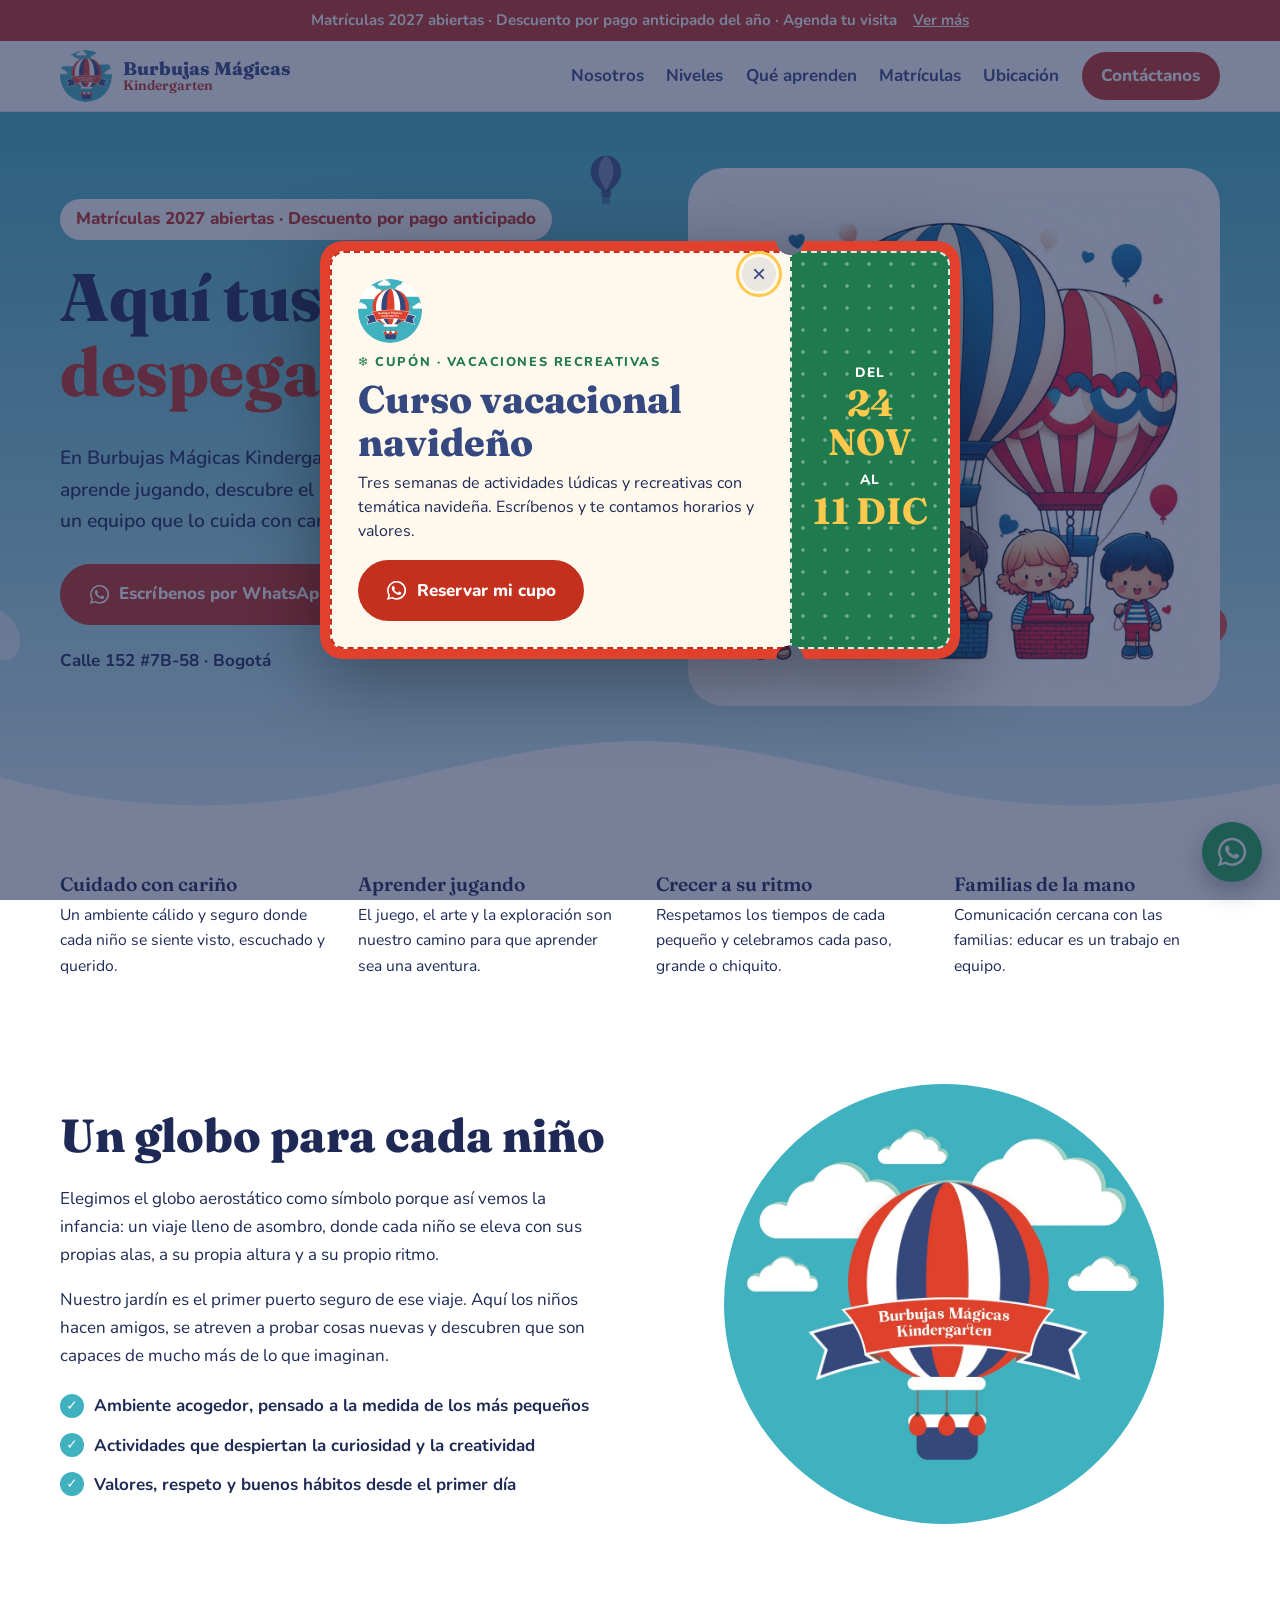
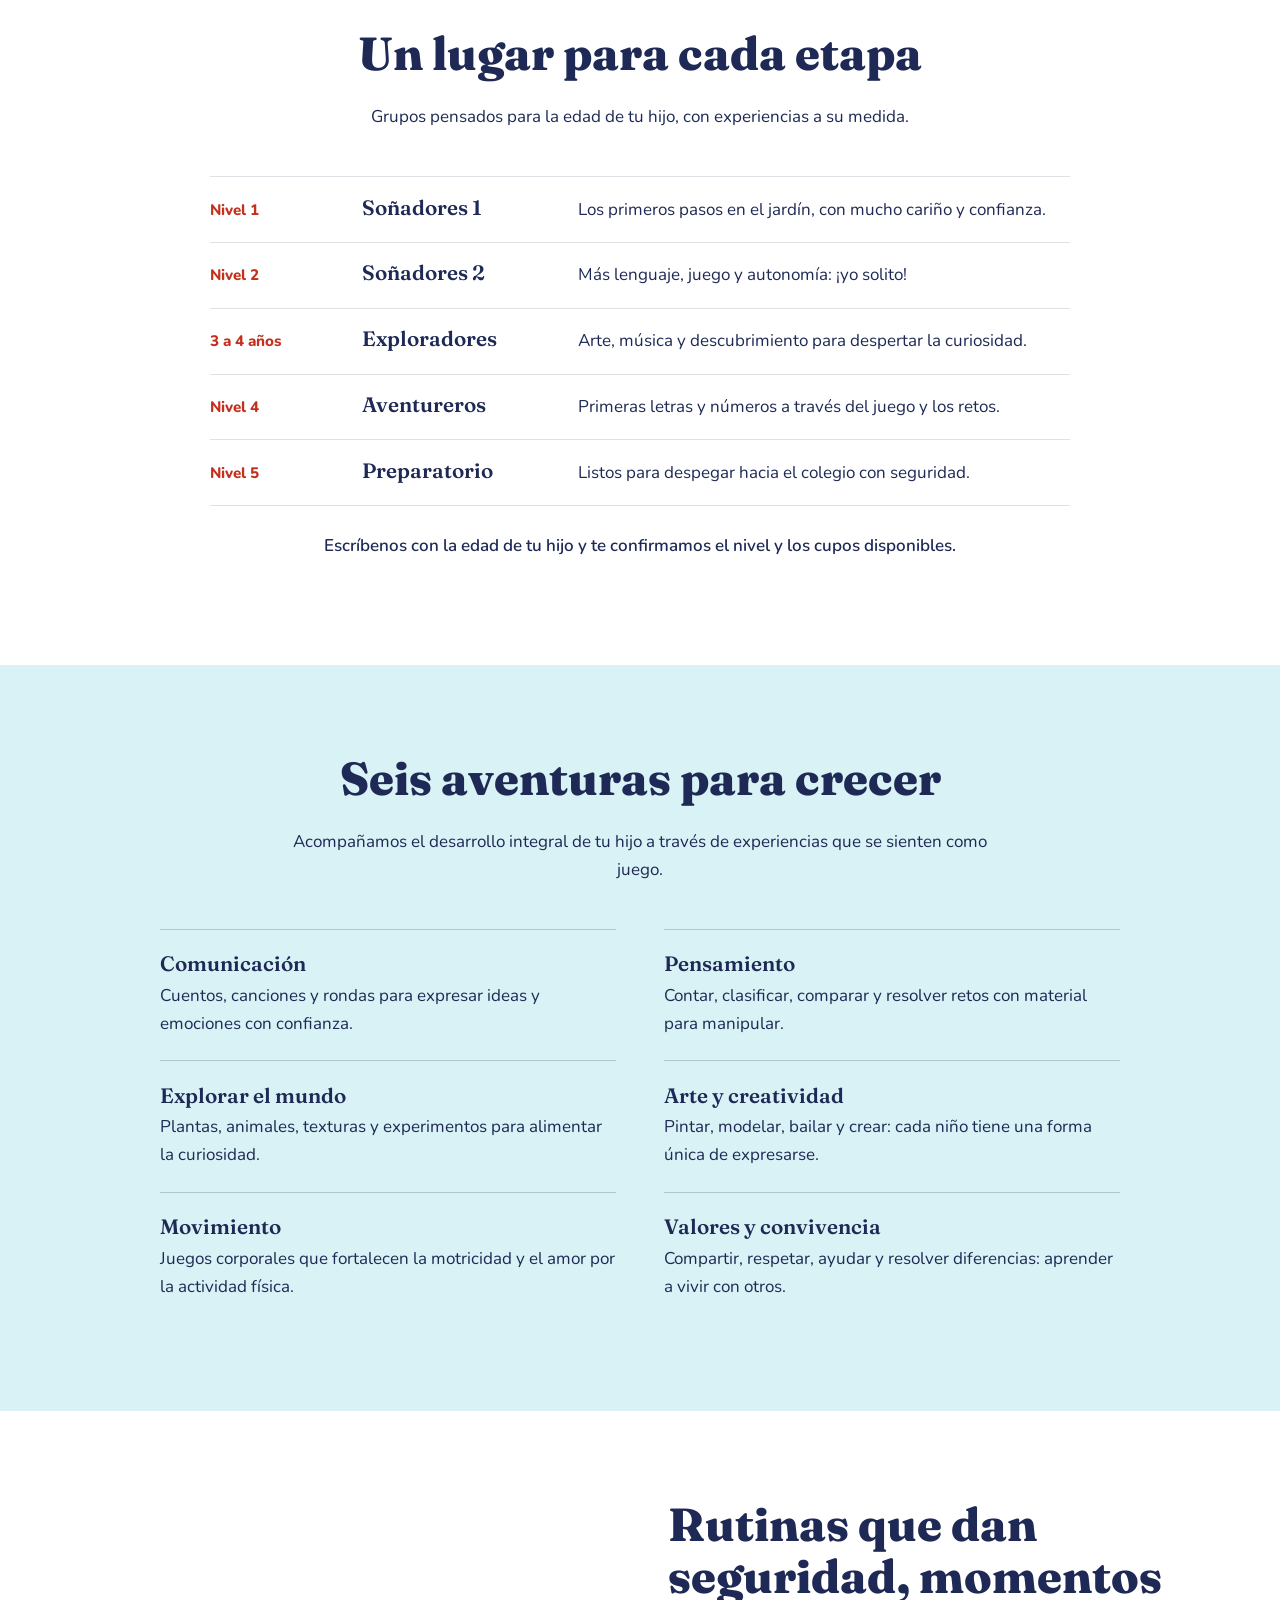
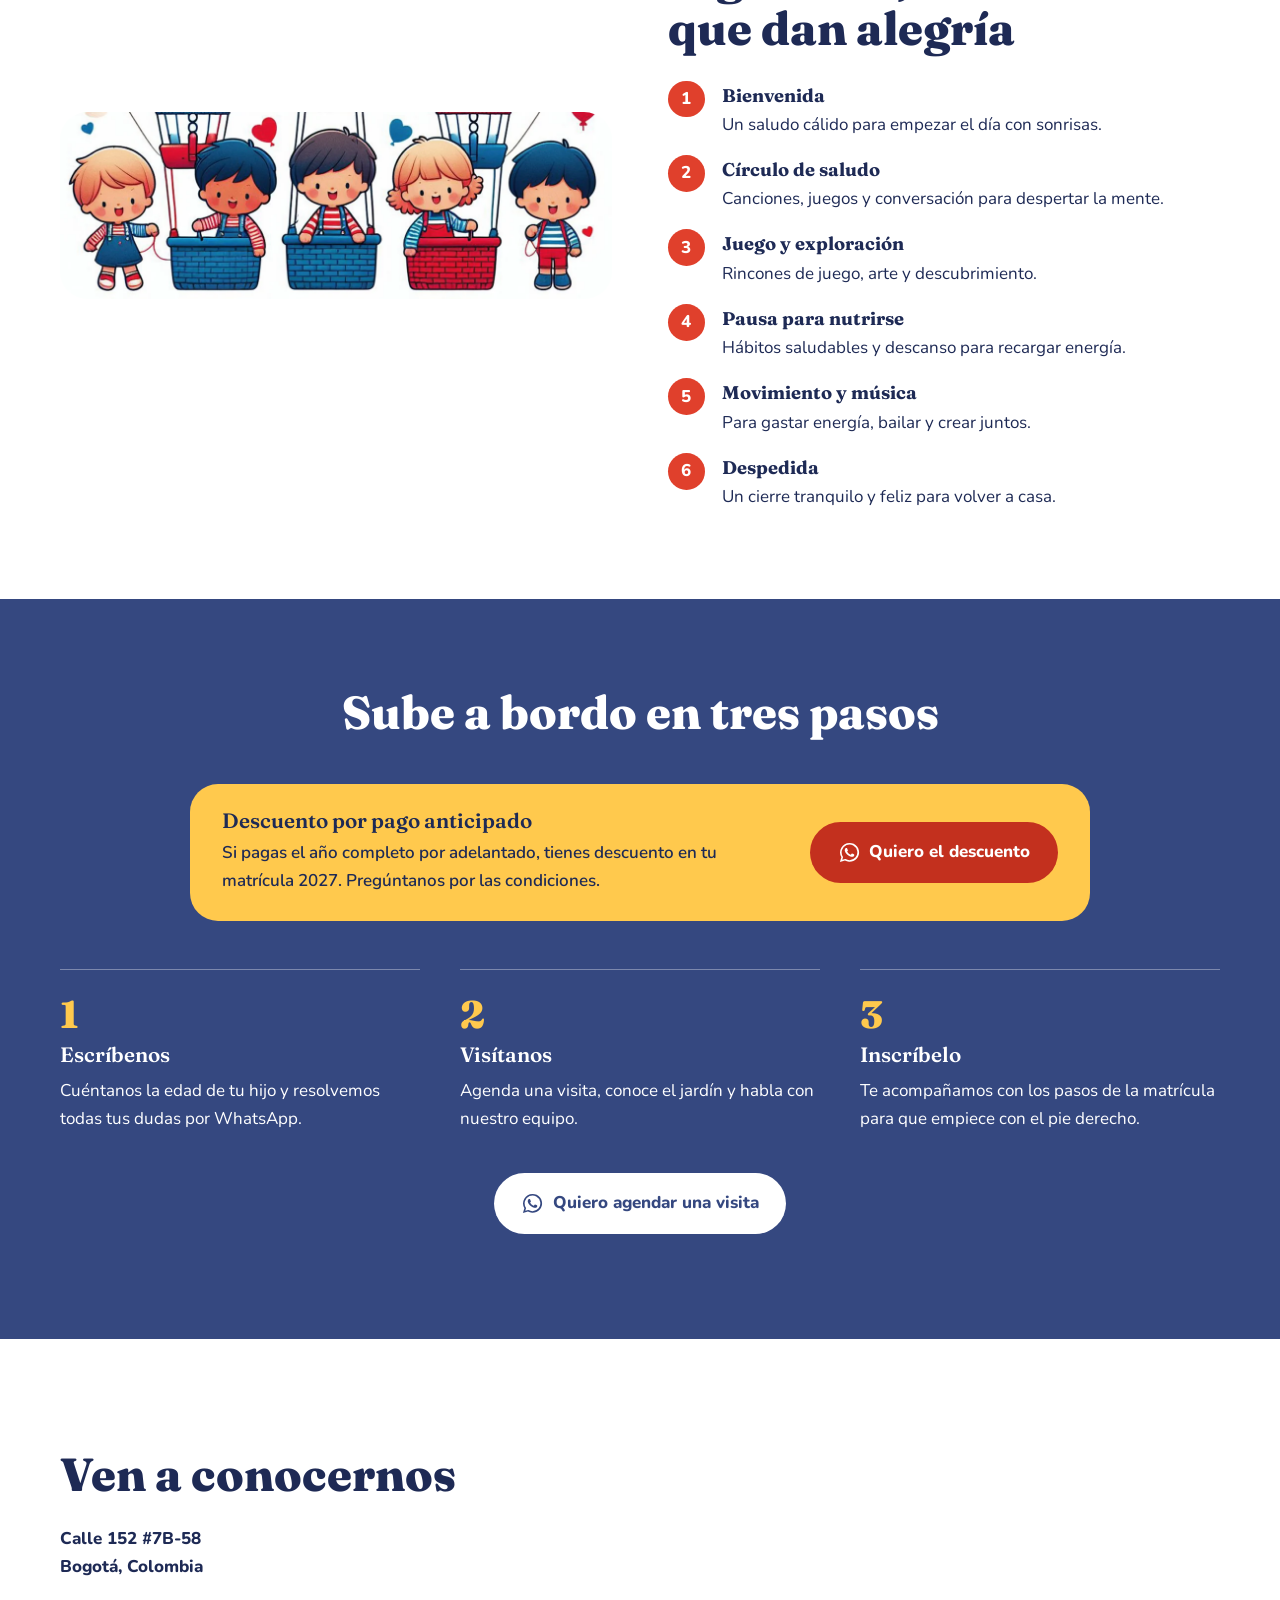
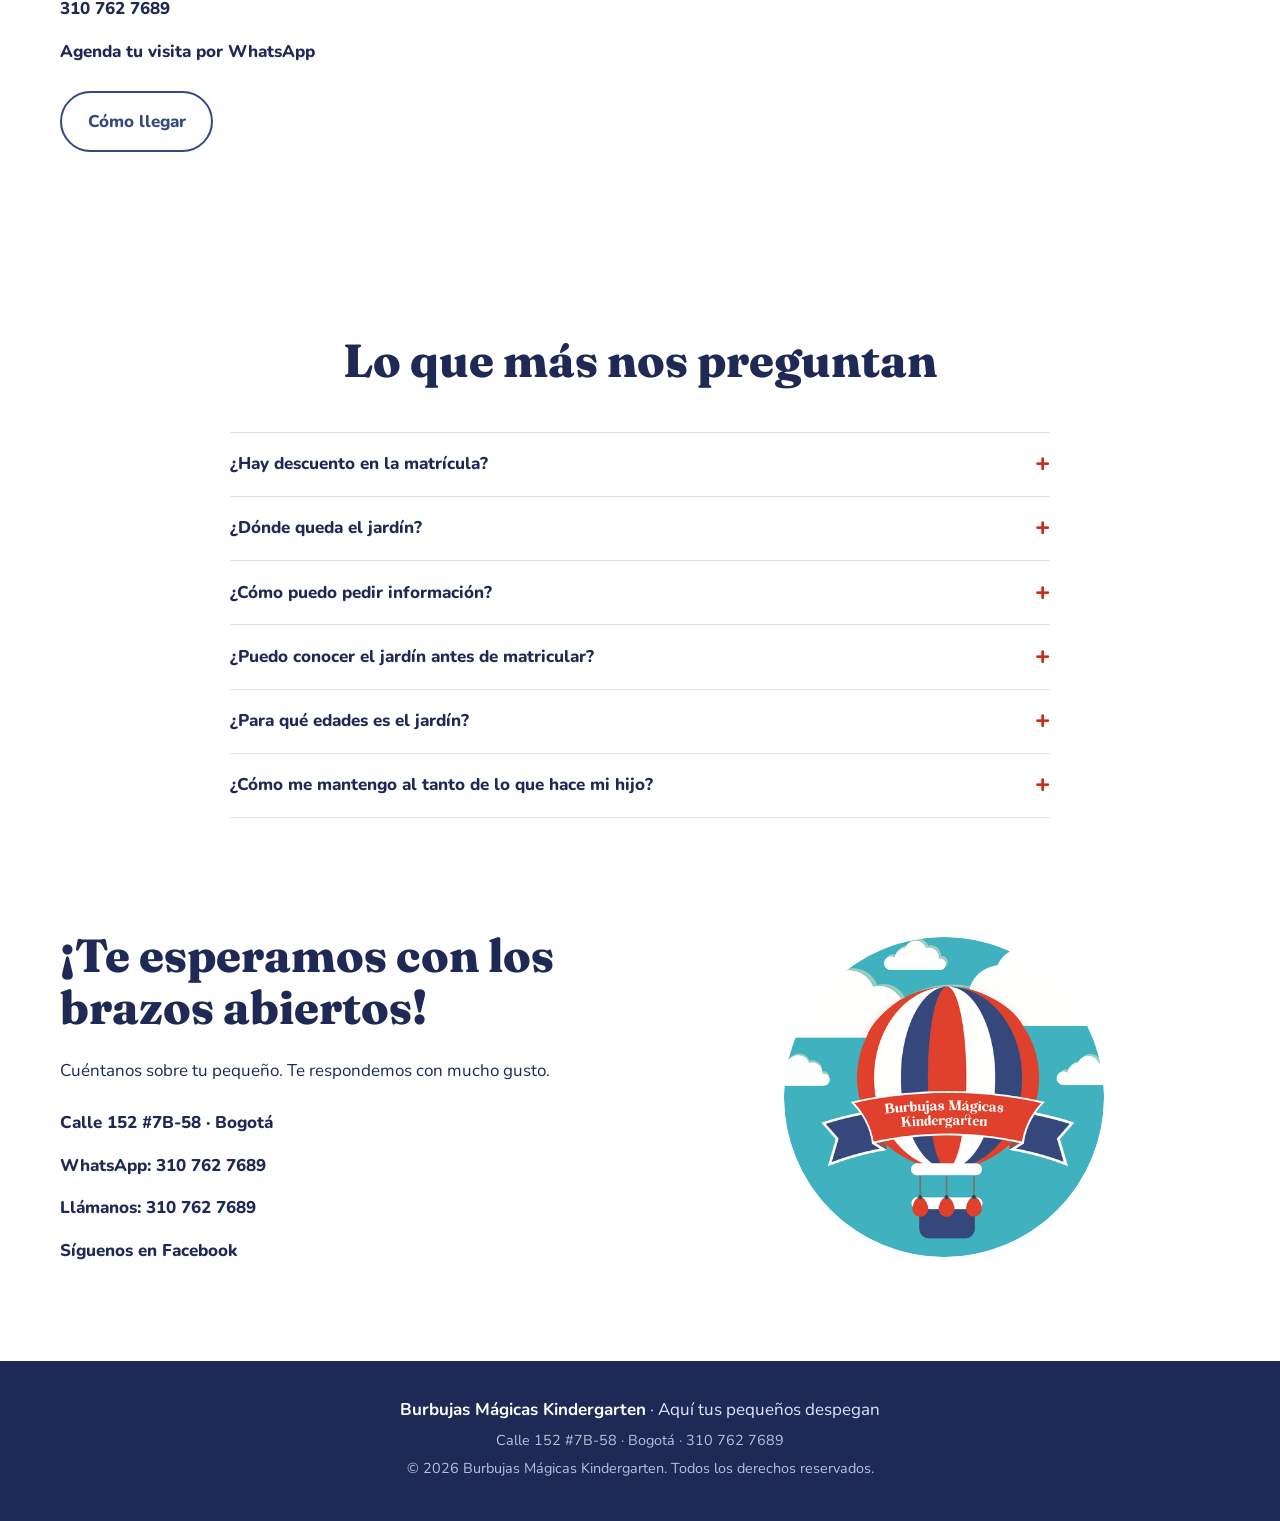
<file: index.html>
<!doctype html>
<html lang="es-CO">
<head>
  <meta charset="utf-8">
  <meta name="viewport" content="width=device-width, initial-scale=1">
  <title>Burbujas Mágicas Kindergarten · Jardín infantil — Matrículas 2027</title>
  <meta name="description" content="Burbujas Mágicas Kindergarten: un jardín infantil donde tu hijo aprende jugando, crece feliz y despega con confianza. Matrículas 2027 abiertas. Escríbenos por WhatsApp.">
  <meta name="theme-color" content="#40B1BF">
  <link rel="canonical" href="https://nicolasdcubillos.github.io/burbujas-magicas-kindergarten/">
  <link rel="icon" type="image/png" href="assets/img/favicon.png">
  <link rel="apple-touch-icon" href="assets/img/favicon.png">

  <meta property="og:type" content="website">
  <meta property="og:locale" content="es_CO">
  <meta property="og:site_name" content="Burbujas Mágicas Kindergarten">
  <meta property="og:title" content="Burbujas Mágicas Kindergarten — Aquí tus pequeños despegan">
  <meta property="og:description" content="Aprender jugando, crecer felices. Matrículas 2027 abiertas.">
  <meta property="og:url" content="https://nicolasdcubillos.github.io/burbujas-magicas-kindergarten/">
  <meta property="og:image" content="https://nicolasdcubillos.github.io/burbujas-magicas-kindergarten/assets/img/og.jpg">
  <meta name="twitter:card" content="summary_large_image">

  <link rel="preconnect" href="https://fonts.googleapis.com">
  <link rel="preconnect" href="https://fonts.gstatic.com" crossorigin>
  <link href="https://fonts.googleapis.com/css2?family=Fraunces:opsz,wght@9..144,600;9..144,800&family=Nunito:wght@400;600;700;800&display=swap" rel="stylesheet">
  <link rel="stylesheet" href="assets/css/styles.css">

  <script type="application/ld+json">
  {
    "@context": "https://schema.org",
    "@type": "Preschool",
    "name": "Burbujas Mágicas Kindergarten",
    "description": "Jardín infantil donde los niños aprenden jugando y crecen felices.",
    "telephone": "+57 310 762 7689",
    "address": {
      "@type": "PostalAddress",
      "streetAddress": "Calle 152 #7B-58",
      "addressLocality": "Bogotá",
      "addressRegion": "Bogotá D.C.",
      "addressCountry": "CO"
    },
    "image": "https://nicolasdcubillos.github.io/burbujas-magicas-kindergarten/assets/img/og.jpg",
    "url": "https://nicolasdcubillos.github.io/burbujas-magicas-kindergarten/",
    "sameAs": ["https://www.facebook.com/profile.php?id=100054649501671"]
  }
  </script>
</head>
<body>
  <svg width="0" height="0" style="position:absolute" aria-hidden="true">
    <defs>
      <symbol id="balloon" viewBox="0 0 60 90">
        <path d="M30 2C14 2 3 15 3 30c0 14 9 25 20 33l-3 6h20l-3-6c11-8 20-19 20-33C57 15 46 2 30 2Z" fill="currentColor"/>
        <path d="M30 2c-9 6-13 17-13 28s5 22 13 33c8-11 13-22 13-33S39 8 30 2Z" fill="#fff" opacity=".35"/>
        <rect x="22" y="69" width="16" height="7" rx="2" fill="#354880"/>
        <path d="M24 76l-2 12h16l-2-12Z" fill="#354880" opacity=".55"/>
      </symbol>
      <symbol id="cloud" viewBox="0 0 120 60">
        <path d="M22 58C9 58 0 49 0 38c0-10 8-18 18-19C21 8 31 0 44 0c12 0 22 6 26 16 3-2 7-3 11-3 11 0 20 8 21 18 10 1 18 9 18 19 0 6-5 12-12 12H22Z" fill="#fff"/>
      </symbol>
      <symbol id="whatsapp" viewBox="0 0 24 24">
        <path fill="currentColor" d="M12.04 2a9.9 9.9 0 0 0-8.5 14.9L2 22l5.25-1.5A9.9 9.9 0 1 0 12.04 2Zm0 18.1a8.2 8.2 0 0 1-4.2-1.15l-.3-.18-3.1.89.9-3-.2-.31a8.2 8.2 0 1 1 6.9 3.75Zm4.5-6.15c-.25-.12-1.46-.72-1.69-.8-.22-.09-.39-.12-.55.12s-.63.8-.78.96c-.14.17-.29.18-.54.06a6.7 6.7 0 0 1-3.34-2.92c-.25-.43.25-.4.72-1.33.08-.17.04-.31-.02-.43-.06-.12-.55-1.33-.76-1.82-.2-.48-.4-.41-.55-.42h-.47c-.17 0-.43.06-.65.31s-.86.84-.86 2.05.88 2.38 1 2.55c.12.16 1.73 2.64 4.2 3.7 1.56.67 2.17.73 2.95.62.48-.07 1.46-.6 1.67-1.17.2-.58.2-1.07.14-1.17-.06-.1-.22-.16-.47-.28Z"/>
      </symbol>
    </defs>
  </svg>

  <a class="skip" href="#contenido">Saltar al contenido</a>

  <div class="topbar">
    <div class="wrap topbar-in">
      <p><b>Matrículas 2027 abiertas</b> · Descuento por pago anticipado del año · Agenda tu visita</p>
      <a href="#matriculas">Ver más</a>
    </div>
  </div>

  <header class="header" id="top">
    <div class="wrap header-in">
      <a class="brand" href="#top" aria-label="Burbujas Mágicas Kindergarten — inicio">
        <img src="assets/img/logo-circulo.png" alt="" width="52" height="52">
        <span>Burbujas Mágicas<small>Kindergarten</small></span>
      </a>
      <button class="burger" aria-label="Abrir menú" aria-expanded="false" aria-controls="nav"><span></span><span></span><span></span></button>
      <nav class="nav" id="nav" aria-label="Principal">
        <a href="#nosotros">Nosotros</a>
        <a href="#niveles">Niveles</a>
        <a href="#aprendemos">Qué aprenden</a>
        <a href="#matriculas">Matrículas</a>
        <a href="#ubicacion">Ubicación</a>
        <a class="btn btn-red btn-sm" href="#contacto">Contáctanos</a>
      </nav>
    </div>
  </header>

  <main id="contenido">
    <section class="hero">
      <div class="sky" aria-hidden="true">
        <svg class="cloud c1"><use href="#cloud"/></svg>
        <svg class="cloud c2"><use href="#cloud"/></svg>
        <svg class="cloud c3"><use href="#cloud"/></svg>
        <svg class="float f2" style="color:#354880"><use href="#balloon"/></svg>
        <svg class="float f3" style="color:#E0402C"><use href="#balloon"/></svg>
      </div>
      <div class="wrap hero-grid">
        <div class="hero-copy">
          <p class="pill">Matrículas 2027 abiertas · Descuento por pago anticipado</p>
          <h1>Aquí tus pequeños <em>despegan</em></h1>
          <p class="lead">En Burbujas Mágicas Kindergarten cada niño sube a su ritmo: aprende jugando, descubre el mundo y crece feliz, acompañado de un equipo que lo cuida con cariño.</p>
          <div class="cta">
            <a class="btn btn-red" data-wa href="https://wa.me/573107627689?text=Hola%2C%20quisiera%20informaci%C3%B3n%20sobre%20matr%C3%ADculas%202027%20en%20Burbujas%20M%C3%A1gicas%20Kindergarten" target="_blank" rel="noopener">
              <svg class="ico"><use href="#whatsapp"/></svg> Escríbenos por WhatsApp
            </a>
            <a class="btn btn-ghost" href="tel:+573107627689">Llamar al 310 762 7689</a>
          </div>
          <p class="hero-loc">Calle 152 #7B-58 · Bogotá</p>
        </div>
        <figure class="hero-art">
          <img src="assets/img/globos-ninos.webp" width="1200" height="1216" alt="Ilustración de cinco niños felices junto a tres globos aerostáticos de rayas rojas, azules y blancas" fetchpriority="high">
        </figure>
      </div>
      <svg class="wave" viewBox="0 0 1440 120" preserveAspectRatio="none" aria-hidden="true"><path d="M0 64c120 40 240 48 360 24s240-72 360-72 240 48 360 72 240 16 360-16v48H0Z" fill="#FFFFFF"/></svg>
    </section>

    <section class="values wrap" aria-labelledby="valores-t">
      <h2 class="sr-only" id="valores-t">Lo que nos hace especiales</h2>
      <div class="reveal"><h3>Cuidado con cariño</h3><p>Un ambiente cálido y seguro donde cada niño se siente visto, escuchado y querido.</p></div>
      <div class="reveal"><h3>Aprender jugando</h3><p>El juego, el arte y la exploración son nuestro camino para que aprender sea una aventura.</p></div>
      <div class="reveal"><h3>Crecer a su ritmo</h3><p>Respetamos los tiempos de cada pequeño y celebramos cada paso, grande o chiquito.</p></div>
      <div class="reveal"><h3>Familias de la mano</h3><p>Comunicación cercana con las familias: educar es un trabajo en equipo.</p></div>
    </section>

    <section class="about" id="nosotros">
      <div class="wrap about-grid">
        <div class="reveal">
          <h2>Un globo para cada niño</h2>
          <p>Elegimos el globo aerostático como símbolo porque así vemos la infancia: un viaje lleno de asombro, donde cada niño se eleva con sus propias alas, a su propia altura y a su propio ritmo.</p>
          <p>Nuestro jardín es el primer puerto seguro de ese viaje. Aquí los niños hacen amigos, se atreven a probar cosas nuevas y descubren que son capaces de mucho más de lo que imaginan.</p>
          <ul class="ticks">
            <li>Ambiente acogedor, pensado a la medida de los más pequeños</li>
            <li>Actividades que despiertan la curiosidad y la creatividad</li>
            <li>Valores, respeto y buenos hábitos desde el primer día</li>
          </ul>
        </div>
        <div class="about-art reveal">
          <img src="assets/img/logo-fondo.webp" width="1000" height="1000" alt="Logo de Burbujas Mágicas Kindergarten: un globo aerostático rojo, azul y blanco entre nubes" loading="lazy">
        </div>
      </div>
    </section>

    <section class="levels" id="niveles">
      <div class="wrap">
        <div class="section-head reveal">
          <h2>Un lugar para cada etapa</h2>
          <p>Grupos pensados para la edad de tu hijo, con experiencias a su medida.</p>
        </div>
        <ol class="levels-list">
          <li class="reveal"><span class="age">Nivel 1</span><h3>Soñadores 1</h3><p>Los primeros pasos en el jardín, con mucho cariño y confianza.</p></li>
          <li class="reveal"><span class="age">Nivel 2</span><h3>Soñadores 2</h3><p>Más lenguaje, juego y autonomía: ¡yo solito!</p></li>
          <li class="reveal"><span class="age">3 a 4 años</span><h3>Exploradores</h3><p>Arte, música y descubrimiento para despertar la curiosidad.</p></li>
          <li class="reveal"><span class="age">Nivel 4</span><h3>Aventureros</h3><p>Primeras letras y números a través del juego y los retos.</p></li>
          <li class="reveal"><span class="age">Nivel 5</span><h3>Preparatorio</h3><p>Listos para despegar hacia el colegio con seguridad.</p></li>
        </ol>
                <p class="center muted reveal">Escríbenos con la edad de tu hijo y te confirmamos el nivel y los cupos disponibles.</p>
      </div>
    </section>

    <section class="learn" id="aprendemos">
      <div class="wrap">
        <div class="section-head reveal">
          <h2>Seis aventuras para crecer</h2>
          <p>Acompañamos el desarrollo integral de tu hijo a través de experiencias que se sienten como juego.</p>
        </div>
        <div class="learn-list">
          <div class="reveal"><h3>Comunicación</h3><p>Cuentos, canciones y rondas para expresar ideas y emociones con confianza.</p></div>
          <div class="reveal"><h3>Pensamiento</h3><p>Contar, clasificar, comparar y resolver retos con material para manipular.</p></div>
          <div class="reveal"><h3>Explorar el mundo</h3><p>Plantas, animales, texturas y experimentos para alimentar la curiosidad.</p></div>
          <div class="reveal"><h3>Arte y creatividad</h3><p>Pintar, modelar, bailar y crear: cada niño tiene una forma única de expresarse.</p></div>
          <div class="reveal"><h3>Movimiento</h3><p>Juegos corporales que fortalecen la motricidad y el amor por la actividad física.</p></div>
          <div class="reveal"><h3>Valores y convivencia</h3><p>Compartir, respetar, ayudar y resolver diferencias: aprender a vivir con otros.</p></div>
        </div>
      </div>
    </section>

    <section class="day" id="dia">
      <div class="wrap day-grid">
        <div class="day-art reveal">
          <img src="assets/img/ninos.webp" width="1120" height="380" alt="Cinco niños sonrientes, ilustración de Burbujas Mágicas" loading="lazy">
        </div>
        <div class="reveal">
          <h2>Rutinas que dan seguridad, momentos que dan alegría</h2>
          <ol class="steps">
            <li><b>Bienvenida</b><span>Un saludo cálido para empezar el día con sonrisas.</span></li>
            <li><b>Círculo de saludo</b><span>Canciones, juegos y conversación para despertar la mente.</span></li>
            <li><b>Juego y exploración</b><span>Rincones de juego, arte y descubrimiento.</span></li>
            <li><b>Pausa para nutrirse</b><span>Hábitos saludables y descanso para recargar energía.</span></li>
            <li><b>Movimiento y música</b><span>Para gastar energía, bailar y crear juntos.</span></li>
            <li><b>Despedida</b><span>Un cierre tranquilo y feliz para volver a casa.</span></li>
          </ol>
        </div>
      </div>
    </section>

    <section class="enroll" id="matriculas">
      <div class="wrap">
        <div class="section-head reveal">
          <h2>Sube a bordo en tres pasos</h2>
        </div>
        <div class="promo reveal">
          <div>
            <h3>Descuento por pago anticipado</h3>
            <p>Si pagas el año completo por adelantado, tienes descuento en tu matrícula 2027. Pregúntanos por las condiciones.</p>
          </div>
          <a class="btn btn-red" data-wa href="https://wa.me/573107627689?text=Hola%2C%20quisiera%20conocer%20el%20descuento%20por%20pago%20anticipado%20del%20a%C3%B1o%202027" target="_blank" rel="noopener"><svg class="ico"><use href="#whatsapp"/></svg> Quiero el descuento</a>
        </div>
        <ol class="steps3">
          <li class="reveal"><span class="num">1</span><h3>Escríbenos</h3><p>Cuéntanos la edad de tu hijo y resolvemos todas tus dudas por WhatsApp.</p></li>
          <li class="reveal"><span class="num">2</span><h3>Visítanos</h3><p>Agenda una visita, conoce el jardín y habla con nuestro equipo.</p></li>
          <li class="reveal"><span class="num">3</span><h3>Inscríbelo</h3><p>Te acompañamos con los pasos de la matrícula para que empiece con el pie derecho.</p></li>
        </ol>
        <p class="center reveal"><a class="btn btn-white" data-wa href="https://wa.me/573107627689?text=Hola%2C%20quisiera%20agendar%20una%20visita%20a%20Burbujas%20M%C3%A1gicas%20Kindergarten%20y%20conocer%20las%20matr%C3%ADculas%202027" target="_blank" rel="noopener"><svg class="ico"><use href="#whatsapp"/></svg> Quiero agendar una visita</a></p>
      </div>
    </section>

    <section class="location" id="ubicacion">
      <div class="wrap loc-grid">
        <div class="reveal">
          <h2>Ven a conocernos</h2>
          <ul class="contact-list">
            <li><span>Calle 152 #7B-58<br>Bogotá, Colombia</span></li>
                        <li><a href="tel:+573107627689">310 762 7689</a></li>
            <li><a data-wa href="https://wa.me/573107627689?text=Hola%2C%20quisiera%20agendar%20una%20visita%20a%20Burbujas%20M%C3%A1gicas%20Kindergarten%20y%20conocer%20las%20matr%C3%ADculas%202027" target="_blank" rel="noopener">Agenda tu visita por WhatsApp</a></li>
          </ul>
          <p class="cta"><a class="btn btn-ghost" href="https://www.google.com/maps/search/?api=1&query=Calle%20152%20%237B-58%2C%20Bogot%C3%A1" target="_blank" rel="noopener">Cómo llegar</a></p>
        </div>
        <div class="map reveal">
          <iframe title="Mapa de ubicación de Burbujas Mágicas Kindergarten" src="https://www.google.com/maps?q=Calle%20152%20%237B-58%2C%20Bogot%C3%A1&output=embed" loading="lazy" referrerpolicy="no-referrer-when-downgrade" allowfullscreen></iframe>
        </div>
      </div>
    </section>

    <section class="faq" id="preguntas">
      <div class="wrap narrow">
        <div class="section-head reveal">
          <h2>Lo que más nos preguntan</h2>
        </div>
        <details class="reveal"><summary>¿Hay descuento en la matrícula?</summary><p>Sí: si pagas el año completo por adelantado, tienes descuento. Escríbenos por WhatsApp y te contamos las condiciones.</p></details>
        <details class="reveal"><summary>¿Dónde queda el jardín?</summary><p>Estamos en la Calle 152 #7B-58, en Bogotá.</p></details>
        <details class="reveal"><summary>¿Cómo puedo pedir información?</summary><p>Escríbenos por WhatsApp o llámanos al 310 762 7689. Con gusto te contamos los niveles disponibles y cómo es el proceso de matrícula.</p></details>
        <details class="reveal"><summary>¿Puedo conocer el jardín antes de matricular?</summary><p>¡Claro! Nos encanta recibir a las familias. Escríbenos para coordinar una visita.</p></details>
        <details class="reveal"><summary>¿Para qué edades es el jardín?</summary><p>Tenemos cinco cursos: Soñadores 1, Soñadores 2, Exploradores (3 a 4 años), Aventureros y Preparatorio. Escríbenos con la edad de tu hijo y te indicamos el nivel que le corresponde para 2027.</p></details>
        <details class="reveal"><summary>¿Cómo me mantengo al tanto de lo que hace mi hijo?</summary><p>Compartimos novedades y actividades en nuestra página de Facebook y mantenemos comunicación cercana con las familias.</p></details>
      </div>
    </section>

    <section class="contact" id="contacto">
      <div class="wrap contact-grid">
        <div class="reveal">
          <h2>¡Te esperamos con los brazos abiertos!</h2>
          <p>Cuéntanos sobre tu pequeño. Te respondemos con mucho gusto.</p>
          <ul class="contact-list">
            <li><a href="#ubicacion">Calle 152 #7B-58 · Bogotá</a></li>
            <li><a data-wa href="https://wa.me/573107627689?text=Hola%2C%20quisiera%20informaci%C3%B3n%20sobre%20matr%C3%ADculas%202027" target="_blank" rel="noopener">WhatsApp: 310 762 7689</a></li>
            <li><a href="tel:+573107627689">Llámanos: 310 762 7689</a></li>
                        <li><a href="https://www.facebook.com/profile.php?id=100054649501671" target="_blank" rel="noopener">Síguenos en Facebook</a></li>
          </ul>
        </div>
        <div class="contact-art reveal">
          <img src="assets/img/logo-circulo.png" width="512" height="512" alt="Logo de Burbujas Mágicas Kindergarten" loading="lazy">
        </div>
      </div>
    </section>
  </main>

  <footer class="footer">
    <div class="wrap">
      <p><b>Burbujas Mágicas Kindergarten</b> ·       Aquí tus pequeños despegan</p>
            <p class="small">Calle 152 #7B-58 · Bogotá · 310 762 7689</p>
      <p class="small">© <span id="year">2026</span> Burbujas Mágicas Kindergarten. Todos los derechos reservados.</p>
    </div>
  </footer>

  <a class="wa-float" data-wa href="https://wa.me/573107627689?text=Hola%2C%20quisiera%20informaci%C3%B3n%20sobre%20matr%C3%ADculas%202027%20en%20Burbujas%20M%C3%A1gicas%20Kindergarten" target="_blank" rel="noopener" aria-label="Escríbenos por WhatsApp">
    <svg><use href="#whatsapp"/></svg>
  </a>

  <dialog class="coupon-dlg" id="cupon" aria-labelledby="cupon-title">
    <div class="coupon">
      <button class="coupon-x" type="button" data-close aria-label="Cerrar">×</button>
      <div class="coupon-main">
        <img class="coupon-logo" src="assets/img/logo-circulo.png" alt="" width="64" height="64">
        <p class="coupon-kicker">❄ Cupón · Vacaciones recreativas</p>
        <h2 id="cupon-title">Curso vacacional navideño</h2>
        <p class="coupon-txt">Tres semanas de actividades lúdicas y recreativas con temática navideña. Escríbenos y te contamos horarios y valores.</p>
        <a class="btn btn-red" data-wa href="https://wa.me/573107627689?text=Hola%2C%20vi%20el%20cup%C3%B3n%20del%20curso%20vacacional%20y%20quisiera%20reservar%20un%20cupo" target="_blank" rel="noopener"><svg class="ico"><use href="#whatsapp"/></svg> Reservar mi cupo</a>
      </div>
      <div class="coupon-stub" aria-hidden="true">
        <span>Del</span>
        <b>24 nov</b>
        <span>al</span>
        <b>11 dic</b>
      </div>
    </div>
  </dialog>

  <script src="assets/js/main.js" defer></script>
</body>
</html>
</file>
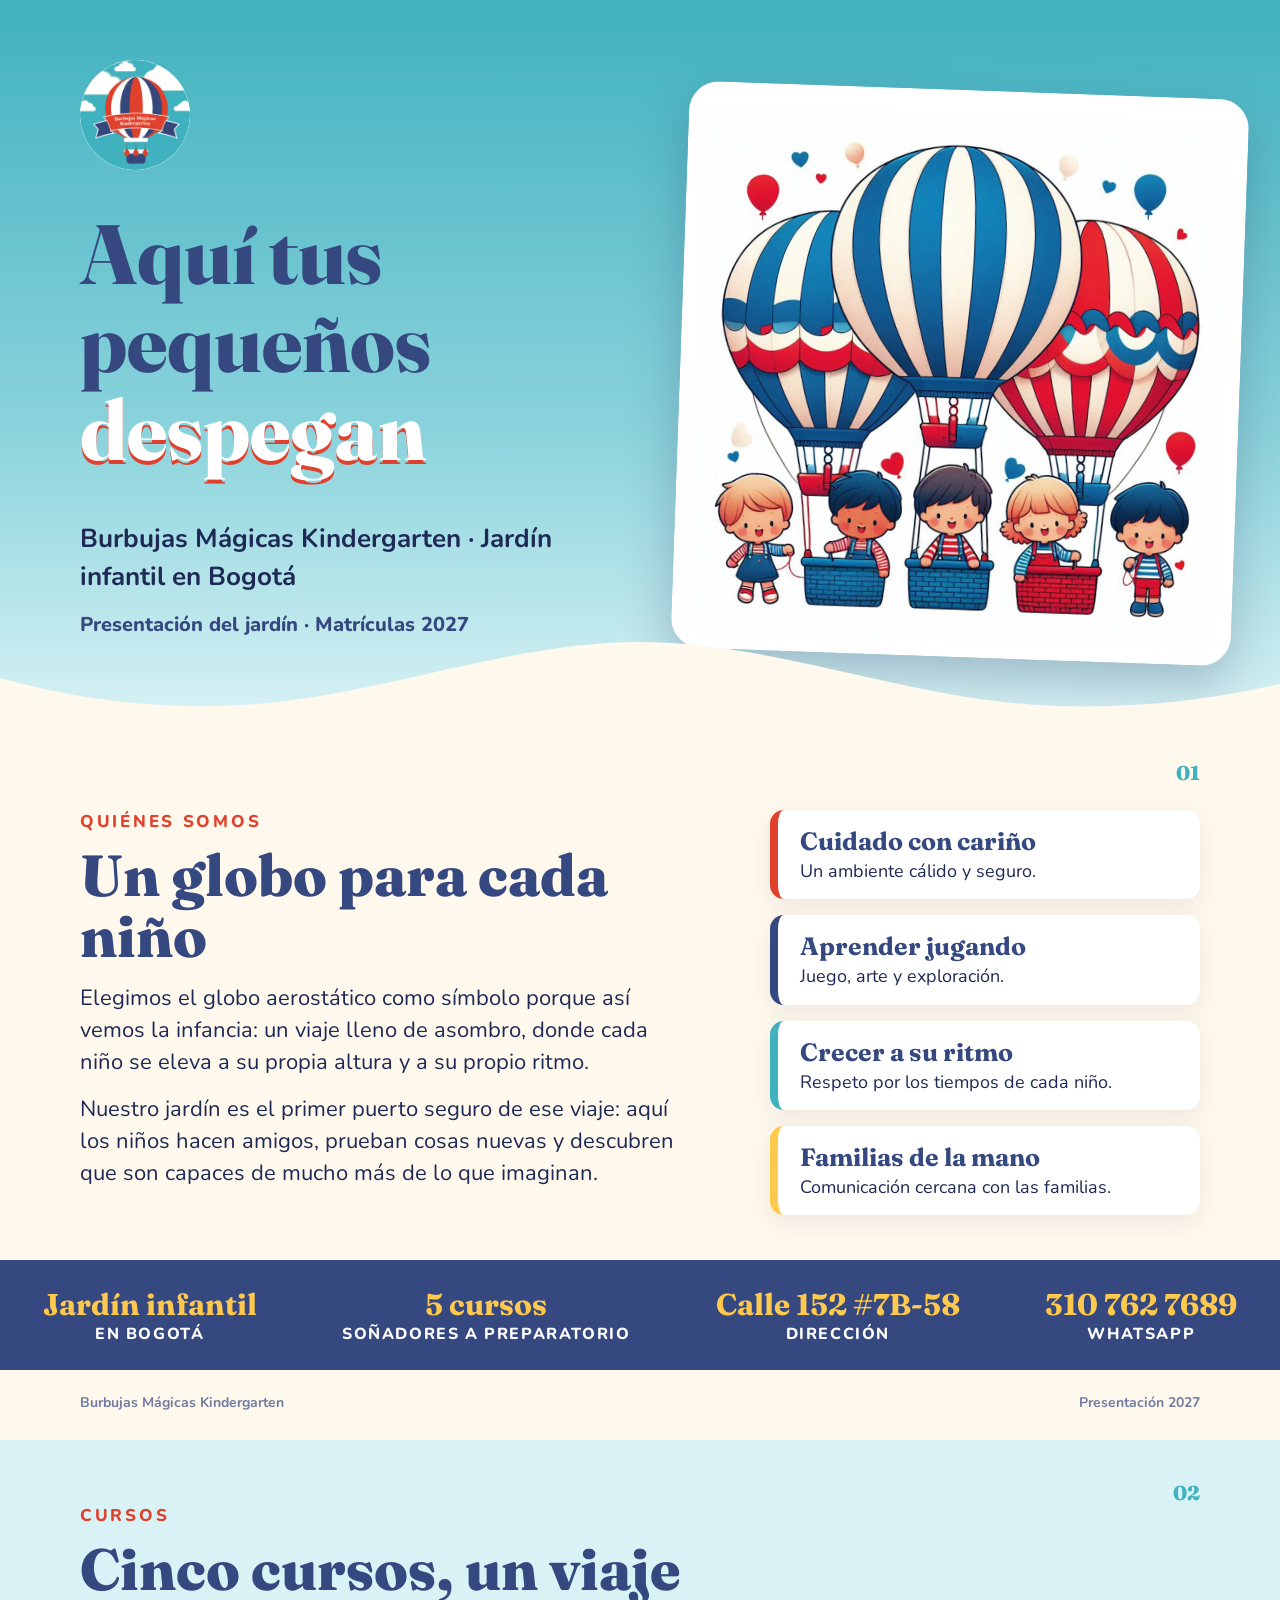
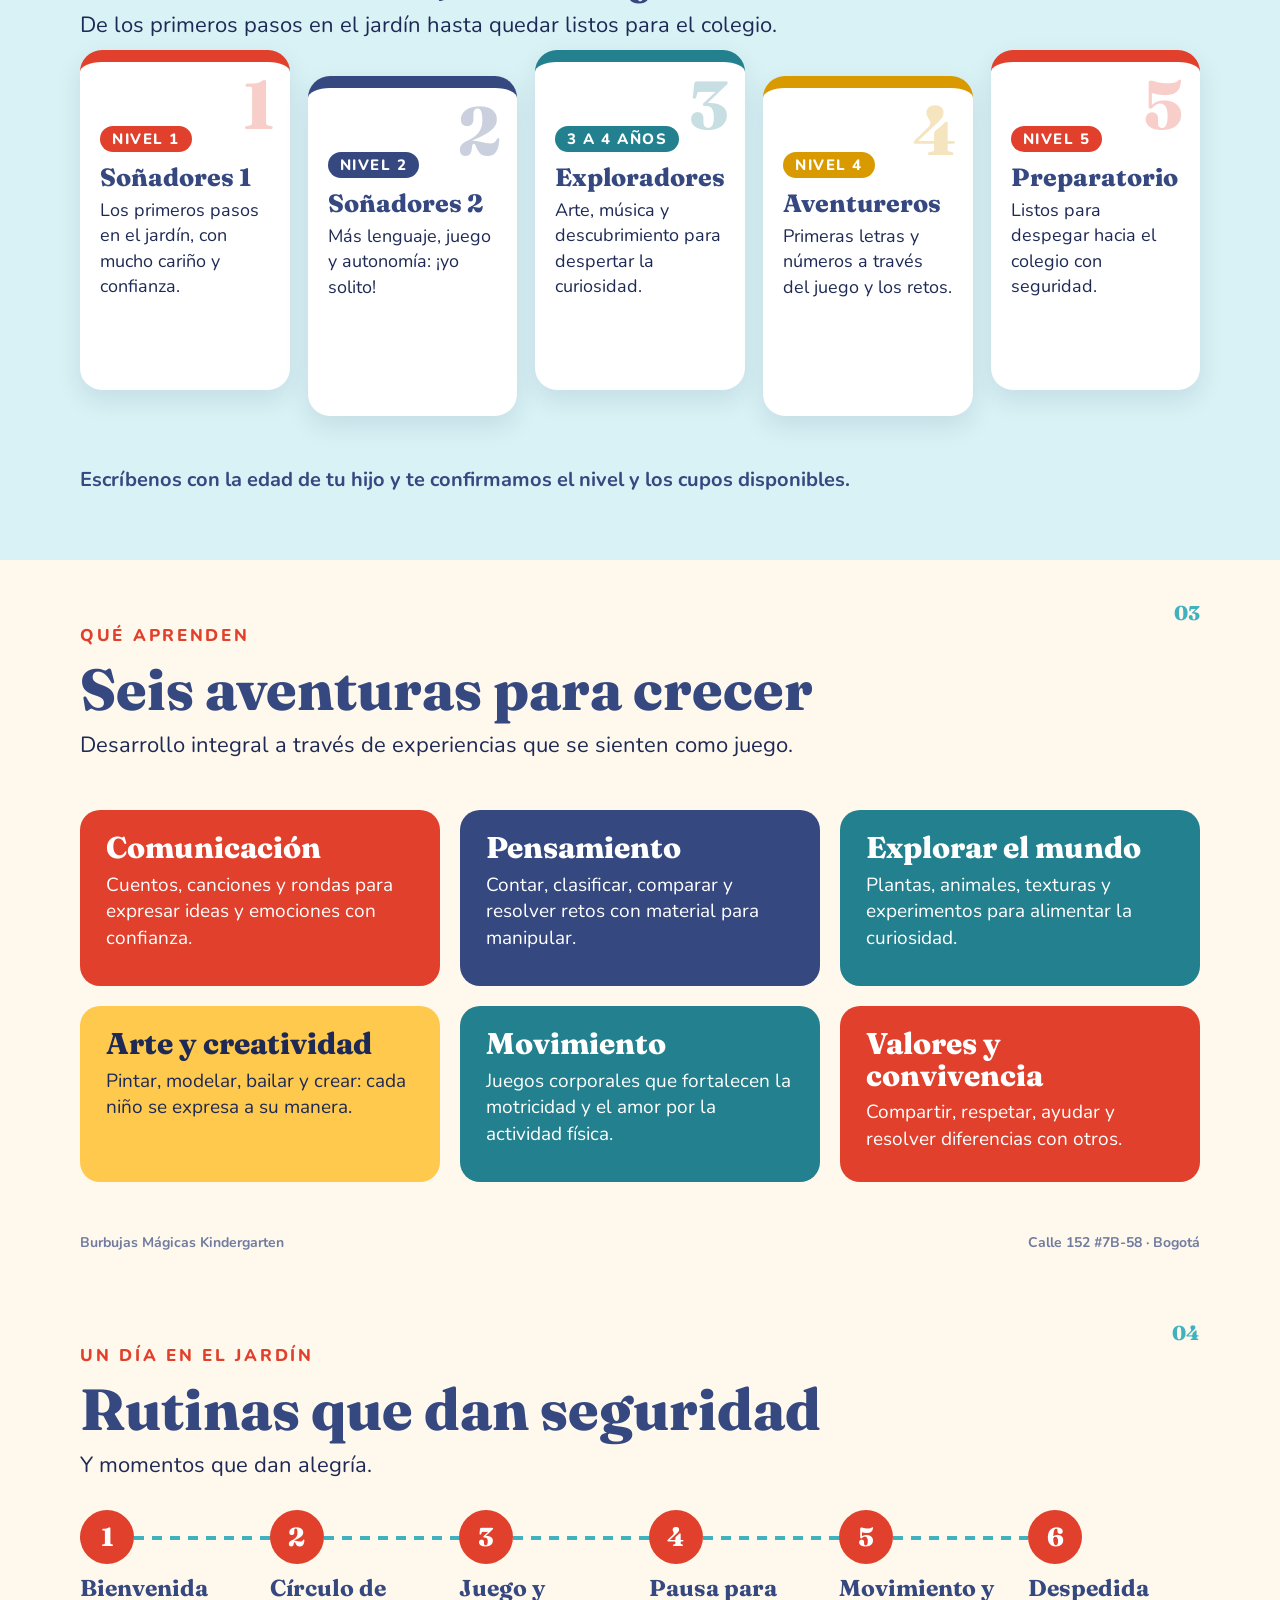
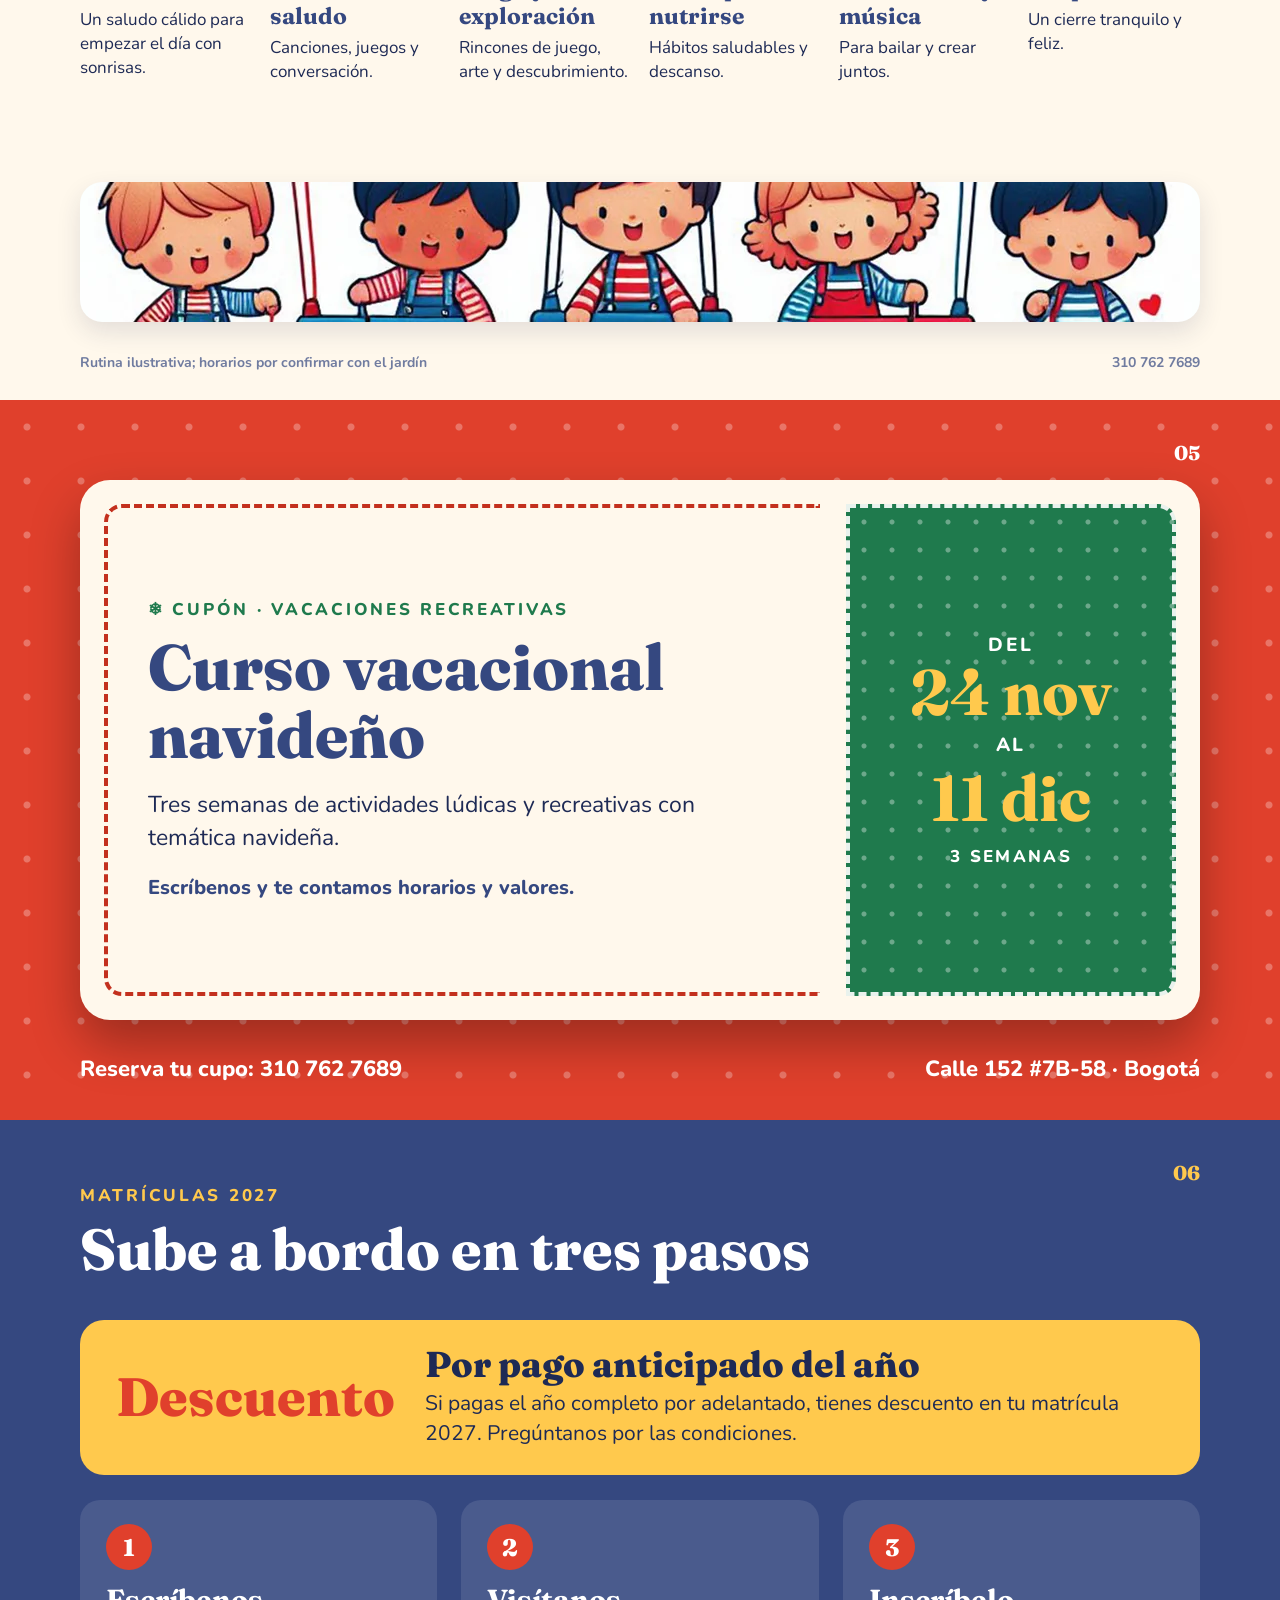
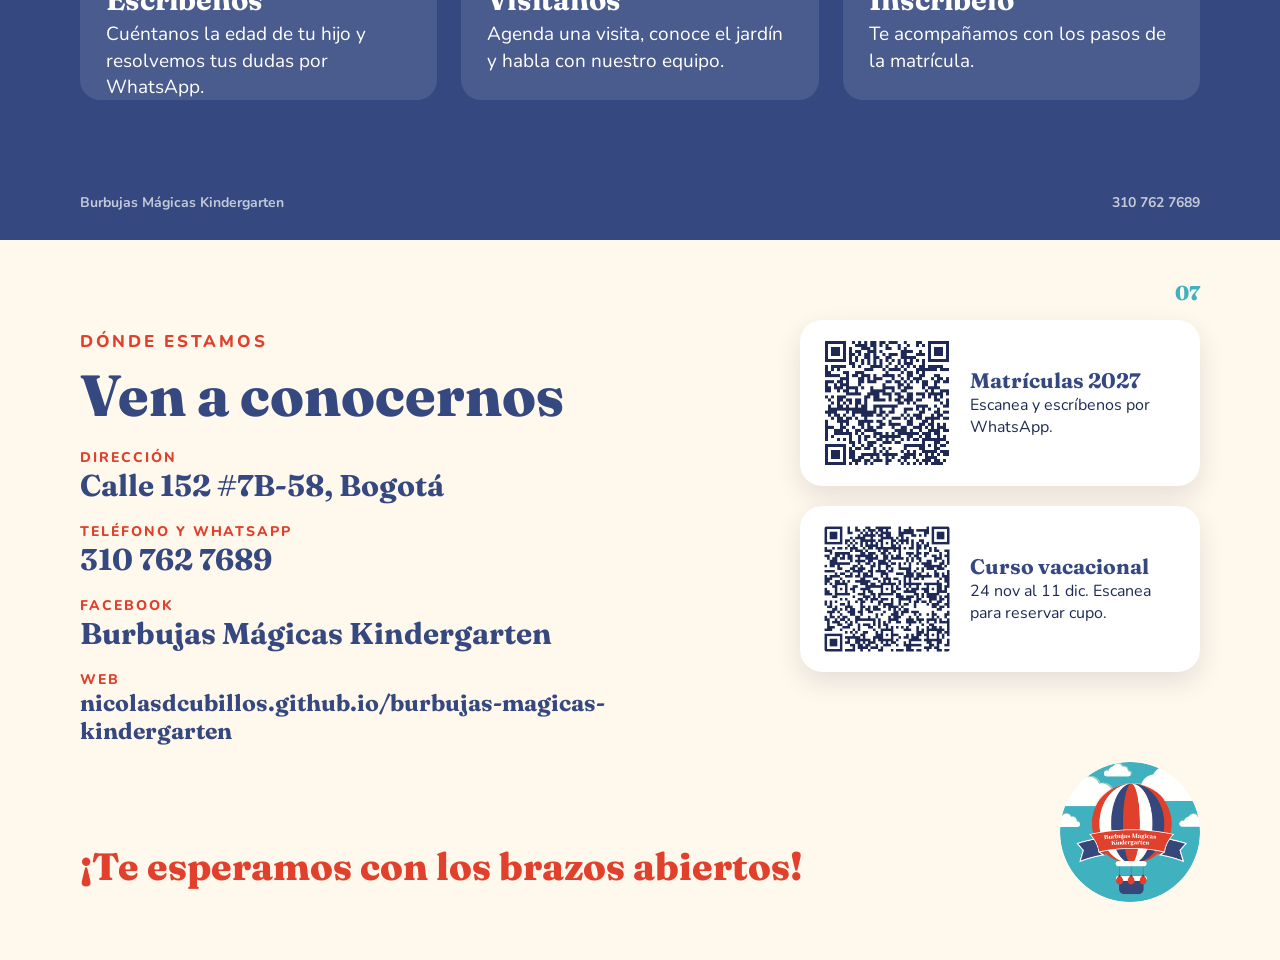
<file: docs/presentacion/index.html>
<!doctype html>
<html lang="es"><head><meta charset="utf-8">
<title>Burbujas Mágicas Kindergarten — Presentación</title>
<link href="https://fonts.googleapis.com/css2?family=Fraunces:opsz,wght@9..144,600;9..144,800&family=Nunito:wght@400;600;700;800&display=swap" rel="stylesheet">
<style>
@page{size:1280px 720px;margin:0}
*{box-sizing:border-box;margin:0;padding:0}
:root{--teal:#40b1bf;--tealD:#23808e;--navy:#354880;--ink:#1e2a55;--red:#e0402c;--redD:#c3301e;--cream:#fff8ec;--sky:#d8f2f5;--sun:#ffc94d;--green:#1f7a4d}
body{font-family:Nunito,sans-serif;color:var(--ink);background:#999}
.s{position:relative;width:1280px;height:720px;overflow:hidden;background:var(--cream);page-break-after:always;break-after:page}
.s:last-child{page-break-after:auto;break-after:auto}
h1,h2,h3{font-family:Fraunces,serif;font-weight:800;line-height:1.05;color:var(--navy)}
h2{font-size:58px;margin-bottom:10px}
.k{font-weight:800;letter-spacing:.16em;text-transform:uppercase;font-size:17px;color:var(--red);margin-bottom:12px}
.pad{position:absolute;inset:0;padding:64px 80px}
.foot{position:absolute;left:80px;right:80px;bottom:28px;display:flex;justify-content:space-between;font-size:14px;font-weight:700;color:var(--navy);opacity:.7}
.num{position:absolute;right:80px;top:40px;font-family:Fraunces,serif;font-weight:800;font-size:20px;color:var(--teal)}
p{font-size:22px;line-height:1.45}

/* cover */
.cover{background:linear-gradient(180deg,var(--teal) 0%,#8bd3dc 60%,var(--sky) 100%)}
.cover .logo{position:absolute;left:80px;top:60px;width:110px;height:110px;border-radius:50%;background:#fff}
.cover h1{position:absolute;left:80px;top:210px;width:620px;font-size:84px;color:var(--navy)}
.cover h1 em{font-style:normal;color:#fff;text-shadow:0 4px 0 var(--red)}
.cover .sub{position:absolute;left:80px;top:520px;width:560px;font-size:26px;font-weight:700;color:var(--ink)}
.cover .tag{position:absolute;left:80px;top:610px;font-weight:800;font-size:20px;color:var(--navy)}
.cover .art{position:absolute;right:40px;top:90px;width:560px;border-radius:30px;background:#fff;padding:14px;transform:rotate(2deg);box-shadow:0 20px 50px rgba(30,42,85,.25)}
.cover .wave{position:absolute;left:0;bottom:0;width:1280px;height:90px}

/* about */
.about .l{position:absolute;left:80px;top:90px;width:600px}
.about .l p{margin-top:16px}
.facts{position:absolute;left:0;right:0;bottom:70px;height:110px;background:var(--navy);color:#fff;display:flex;justify-content:space-around;align-items:center}.facts div{text-align:center}.facts b{font-family:Fraunces,serif;font-size:30px;display:block;color:var(--sun)}.facts span{font-size:16px;font-weight:800;letter-spacing:.1em;text-transform:uppercase}
.about .r{position:absolute;right:80px;top:90px;width:430px;display:flex;flex-direction:column;gap:16px}
.pil{background:#fff;border-left:8px solid var(--c);border-radius:14px;padding:16px 22px;box-shadow:0 8px 24px rgba(30,42,85,.08)}
.pil b{font-family:Fraunces,serif;font-size:25px;color:var(--navy);display:block}
.pil span{font-size:18px;line-height:1.35;display:block;margin-top:3px}

/* levels */
.levels{background:var(--sky)}
.lv{position:absolute;left:80px;right:80px;top:210px;display:flex;gap:18px}
.lc{flex:1;height:340px;background:#fff;border-radius:22px;padding:24px 20px;border-top:12px solid var(--c);box-shadow:0 10px 26px rgba(30,42,85,.1);position:relative}
.lc:nth-child(even){top:26px}
.lc .n{font-family:Fraunces,serif;font-weight:800;font-size:68px;line-height:1;color:var(--c);opacity:.25;position:absolute;right:16px;top:8px}
.lc .age{display:inline-block;margin-top:40px;font-weight:800;font-size:15px;letter-spacing:.1em;text-transform:uppercase;background:var(--c);color:#fff;border-radius:99px;padding:3px 12px}
.lc h3{font-size:25px;margin:12px 0 8px;white-space:nowrap}
.lc p{font-size:18px;line-height:1.4}
.note{position:absolute;left:80px;right:80px;bottom:66px;font-size:20px;font-weight:700;color:var(--navy)}

/* learn */
.lr{position:absolute;left:80px;right:80px;top:250px;display:grid;grid-template-columns:repeat(3,1fr);gap:20px}
.t{background:var(--c);color:#fff;border-radius:20px;padding:22px 26px;height:176px}
.t h3{color:#fff;font-size:30px;margin-bottom:8px}
.t p{font-size:19px;line-height:1.4;color:#fff}
.t.y{color:var(--ink)}.t.y h3,.t.y p{color:var(--ink)}

/* day */
.day .steps{position:absolute;left:80px;right:80px;top:230px;display:grid;grid-template-columns:repeat(6,1fr);gap:18px}
.day .st{position:relative;padding-top:64px}
.day .st::before{content:"";position:absolute;left:0;right:-18px;top:26px;height:4px;background:repeating-linear-gradient(90deg,var(--teal) 0 10px,transparent 10px 18px)}
.day .st:last-child::before{display:none}
.day .st i{position:absolute;left:0;top:0;width:54px;height:54px;border-radius:50%;background:var(--red);color:#fff;font:800 26px Fraunces,serif;font-style:normal;display:grid;place-items:center}
.day .st b{font-family:Fraunces,serif;font-size:23px;color:var(--navy);display:block;margin-bottom:6px}
.day .st span{font-size:17px;line-height:1.4;display:block}
.day .strip{position:absolute;left:80px;right:80px;bottom:78px;height:140px;border-radius:22px;background:#fff url(ninos.webp) center/cover;box-shadow:0 10px 24px rgba(30,42,85,.12)}

/* vacation */
.vac{background:var(--red)}
.vac::before{content:"";position:absolute;inset:0;background:radial-gradient(circle,rgba(255,255,255,.28) 3px,transparent 4px) 0 0/54px 54px}
.tk{position:absolute;left:80px;right:80px;top:80px;bottom:100px;background:var(--cream);border-radius:30px;box-shadow:0 24px 50px rgba(0,0,0,.3)}
.tk .m{display:flex;flex-direction:column;justify-content:center;position:absolute;left:24px;top:24px;bottom:24px;right:380px;border:4px dashed var(--redD);border-right:0;border-radius:18px 0 0 18px;padding:34px 40px}
.tk .m .k{color:var(--green)}
.tk h2{font-size:64px}
.tk .m p{font-size:23px;margin-top:10px}
.tk .m .pl{margin-top:18px;font-weight:800;font-size:20px;color:var(--navy)}
.tk .sb{position:absolute;right:24px;top:24px;bottom:24px;width:330px;background:var(--green) radial-gradient(circle,rgba(255,255,255,.35) 2px,transparent 3px) 0 0/28px 28px;border:4px dashed rgba(255,255,255,.9);border-radius:0 18px 18px 0;color:#fff;text-align:center;display:flex;flex-direction:column;justify-content:center;align-items:center}
.sb i{font-style:normal;font-weight:800;letter-spacing:.14em;text-transform:uppercase;font-size:19px}
.sb b{font-family:Fraunces,serif;font-size:64px;line-height:1.05;color:var(--sun)}
.sb small{font-weight:800;font-size:17px;letter-spacing:.14em;text-transform:uppercase;margin-top:14px}
.vac .f2{position:absolute;left:80px;right:80px;bottom:36px;color:#fff;font-weight:800;font-size:22px;display:flex;justify-content:space-between}

/* enroll */
.enroll{background:var(--navy);color:#fff}
.enroll h2{color:#fff}.enroll .k{color:var(--sun)}
.promo{position:absolute;left:80px;right:80px;top:200px;background:var(--sun);color:var(--ink);border-radius:24px;padding:26px 36px;display:flex;align-items:center;gap:30px}
.promo h3{font-size:36px;color:var(--ink)}
.promo p{font-size:21px;margin-top:4px}
.promo .big{font-family:Fraunces,serif;font-weight:800;font-size:54px;color:var(--red);line-height:1;white-space:nowrap}
.st3{position:absolute;left:80px;right:80px;top:380px;display:grid;grid-template-columns:repeat(3,1fr);gap:24px}
.st3 div{background:rgba(255,255,255,.1);border-radius:20px;padding:24px 26px;height:200px}
.st3 i{font-style:normal;display:grid;place-items:center;width:46px;height:46px;border-radius:50%;background:var(--red);color:#fff;font:800 24px Fraunces,serif;margin-bottom:12px}
.st3 b{font-family:Fraunces,serif;font-size:29px;display:block;margin-bottom:4px}
.st3 span{font-size:19px;line-height:1.4;display:block}
.enroll .foot{color:#fff}

/* contact */
.ct .l{position:absolute;left:80px;top:90px;width:640px}
.ct ul{list-style:none;margin-top:22px}
.ct li{margin-bottom:18px}
.ct li small{display:block;font-weight:800;letter-spacing:.14em;text-transform:uppercase;font-size:14px;color:var(--red)}
.ct li b{font-size:30px;font-family:Fraunces,serif;color:var(--navy)}
.ct .r{position:absolute;right:80px;top:80px;width:400px;display:flex;flex-direction:column;gap:20px}
.qrc{background:#fff;border-radius:22px;padding:18px 22px;display:flex;align-items:center;gap:18px;box-shadow:0 10px 26px rgba(30,42,85,.12)}
.qrc img{width:130px;height:130px;border-radius:10px}
.qrc b{font-family:Fraunces,serif;font-size:21px;color:var(--navy);display:block}
.qrc span{font-size:16px;line-height:1.35;display:block;margin-top:2px}
.ct .logo{position:absolute;right:80px;bottom:58px;width:140px;height:140px;border-radius:50%}
.ct .close{position:absolute;left:80px;bottom:70px;font-family:Fraunces,serif;font-weight:800;font-size:38px;color:var(--red)}
</style></head><body>

<section class="s cover">
  <img class="logo" src="logo-circulo.png" alt="">
  <h1>Aquí tus pequeños <em>despegan</em></h1>
  <p class="sub">Burbujas Mágicas Kindergarten · Jardín infantil en Bogotá</p>
  <p class="tag">Presentación del jardín · Matrículas 2027</p>
  <img class="art" src="globos-ninos.webp" alt="">
  <svg class="wave" viewBox="0 0 1440 120" preserveAspectRatio="none"><path d="M0 64c120 40 240 48 360 24s240-72 360-72 240 48 360 72 240 16 360-16v48H0Z" fill="#FFF8EC"/></svg>
</section>

<section class="s about">
  <div class="num">01</div>
  <div class="l">
    <div class="k">Quiénes somos</div>
    <h2>Un globo para cada niño</h2>
    <p>Elegimos el globo aerostático como símbolo porque así vemos la infancia: un viaje lleno de asombro, donde cada niño se eleva a su propia altura y a su propio ritmo.</p>
    <p>Nuestro jardín es el primer puerto seguro de ese viaje: aquí los niños hacen amigos, prueban cosas nuevas y descubren que son capaces de mucho más de lo que imaginan.</p>
  </div>
  <div class="r">
    <div class="pil" style="--c:var(--red)"><b>Cuidado con cariño</b><span>Un ambiente cálido y seguro.</span></div>
    <div class="pil" style="--c:var(--navy)"><b>Aprender jugando</b><span>Juego, arte y exploración.</span></div>
    <div class="pil" style="--c:var(--teal)"><b>Crecer a su ritmo</b><span>Respeto por los tiempos de cada niño.</span></div>
    <div class="pil" style="--c:var(--sun)"><b>Familias de la mano</b><span>Comunicación cercana con las familias.</span></div>
  </div>
  <div class="facts"><div><b>Jardín infantil</b><span>en Bogotá</span></div><div><b>5 cursos</b><span>Soñadores a Preparatorio</span></div><div><b>Calle 152 #7B-58</b><span>Dirección</span></div><div><b>310 762 7689</b><span>WhatsApp</span></div></div>
  <div class="foot"><span>Burbujas Mágicas Kindergarten</span><span>Presentación 2027</span></div>
</section>

<section class="s levels">
  <div class="num">02</div>
  <div class="pad"><div class="k">Cursos</div><h2>Cinco cursos, un viaje</h2><p style="max-width:760px">De los primeros pasos en el jardín hasta quedar listos para el colegio.</p></div>
  <div class="lv">
    <div class="lc" style="--c:var(--red)"><span class="n">1</span><span class="age">Nivel 1</span><h3>Soñadores 1</h3><p>Los primeros pasos en el jardín, con mucho cariño y confianza.</p></div>
    <div class="lc" style="--c:var(--navy)"><span class="n">2</span><span class="age">Nivel 2</span><h3>Soñadores 2</h3><p>Más lenguaje, juego y autonomía: ¡yo solito!</p></div>
    <div class="lc" style="--c:var(--tealD)"><span class="n">3</span><span class="age">3 a 4 años</span><h3>Exploradores</h3><p>Arte, música y descubrimiento para despertar la curiosidad.</p></div>
    <div class="lc" style="--c:#d99a00"><span class="n">4</span><span class="age">Nivel 4</span><h3>Aventureros</h3><p>Primeras letras y números a través del juego y los retos.</p></div>
    <div class="lc" style="--c:var(--red)"><span class="n">5</span><span class="age">Nivel 5</span><h3>Preparatorio</h3><p>Listos para despegar hacia el colegio con seguridad.</p></div>
  </div>
  <p class="note">Escríbenos con la edad de tu hijo y te confirmamos el nivel y los cupos disponibles.</p>
</section>

<section class="s">
  <div class="num">03</div>
  <div class="pad"><div class="k">Qué aprenden</div><h2>Seis aventuras para crecer</h2><p style="max-width:820px">Desarrollo integral a través de experiencias que se sienten como juego.</p></div>
  <div class="lr">
    <div class="t" style="--c:var(--red)"><h3>Comunicación</h3><p>Cuentos, canciones y rondas para expresar ideas y emociones con confianza.</p></div>
    <div class="t" style="--c:var(--navy)"><h3>Pensamiento</h3><p>Contar, clasificar, comparar y resolver retos con material para manipular.</p></div>
    <div class="t" style="--c:var(--tealD)"><h3>Explorar el mundo</h3><p>Plantas, animales, texturas y experimentos para alimentar la curiosidad.</p></div>
    <div class="t y" style="--c:var(--sun)"><h3>Arte y creatividad</h3><p>Pintar, modelar, bailar y crear: cada niño se expresa a su manera.</p></div>
    <div class="t" style="--c:var(--tealD)"><h3>Movimiento</h3><p>Juegos corporales que fortalecen la motricidad y el amor por la actividad física.</p></div>
    <div class="t" style="--c:var(--red)"><h3>Valores y convivencia</h3><p>Compartir, respetar, ayudar y resolver diferencias con otros.</p></div>
  </div>
  <div class="foot"><span>Burbujas Mágicas Kindergarten</span><span>Calle 152 #7B-58 · Bogotá</span></div>
</section>

<section class="s day">
  <div class="num">04</div>
  <div class="pad"><div class="k">Un día en el jardín</div><h2>Rutinas que dan seguridad</h2><p>Y momentos que dan alegría.</p></div>
  <div class="steps">
    <div class="st"><i>1</i><b>Bienvenida</b><span>Un saludo cálido para empezar el día con sonrisas.</span></div>
    <div class="st"><i>2</i><b>Círculo de saludo</b><span>Canciones, juegos y conversación.</span></div>
    <div class="st"><i>3</i><b>Juego y exploración</b><span>Rincones de juego, arte y descubrimiento.</span></div>
    <div class="st"><i>4</i><b>Pausa para nutrirse</b><span>Hábitos saludables y descanso.</span></div>
    <div class="st"><i>5</i><b>Movimiento y música</b><span>Para bailar y crear juntos.</span></div>
    <div class="st"><i>6</i><b>Despedida</b><span>Un cierre tranquilo y feliz.</span></div>
  </div>
  <div class="strip"></div>
  <div class="foot"><span>Rutina ilustrativa; horarios por confirmar con el jardín</span><span>310 762 7689</span></div>
</section>

<section class="s vac">
  <div class="num" style="color:#fff;z-index:2">05</div>
  <div class="tk">
    <div class="m">
      <div class="k">❄ Cupón · Vacaciones recreativas</div>
      <h2>Curso vacacional navideño</h2>
      <p>Tres semanas de actividades lúdicas y recreativas con temática navideña.</p>
      <p class="pl">Escríbenos y te contamos horarios y valores.</p>
    </div>
    <div class="sb"><i>Del</i><b>24 nov</b><i style="margin:6px 0">al</i><b>11 dic</b><small>3 semanas</small></div>
  </div>
  <div class="f2"><span>Reserva tu cupo: 310 762 7689</span><span>Calle 152 #7B-58 · Bogotá</span></div>
</section>

<section class="s enroll">
  <div class="num" style="color:var(--sun)">06</div>
  <div class="pad"><div class="k">Matrículas 2027</div><h2>Sube a bordo en tres pasos</h2></div>
  <div class="promo">
    <div class="big">Descuento</div>
    <div><h3>Por pago anticipado del año</h3><p>Si pagas el año completo por adelantado, tienes descuento en tu matrícula 2027. Pregúntanos por las condiciones.</p></div>
  </div>
  <div class="st3">
    <div><i>1</i><b>Escríbenos</b><span>Cuéntanos la edad de tu hijo y resolvemos tus dudas por WhatsApp.</span></div>
    <div><i>2</i><b>Visítanos</b><span>Agenda una visita, conoce el jardín y habla con nuestro equipo.</span></div>
    <div><i>3</i><b>Inscríbelo</b><span>Te acompañamos con los pasos de la matrícula.</span></div>
  </div>
  <div class="foot"><span>Burbujas Mágicas Kindergarten</span><span>310 762 7689</span></div>
</section>

<section class="s ct">
  <div class="num">07</div>
  <div class="l">
    <div class="k">Dónde estamos</div>
    <h2>Ven a conocernos</h2>
    <ul>
      <li><small>Dirección</small><b>Calle 152 #7B-58, Bogotá</b></li>
      <li><small>Teléfono y WhatsApp</small><b>310 762 7689</b></li>
      <li><small>Facebook</small><b>Burbujas Mágicas Kindergarten</b></li>
      <li><small>Web</small><b style="font-size:23px">nicolasdcubillos.github.io/burbujas-magicas-kindergarten</b></li>
    </ul>
  </div>
  <div class="r">
    <div class="qrc"><img src="qr-matriculas.png" alt=""><div><b>Matrículas 2027</b><span>Escanea y escríbenos por WhatsApp.</span></div></div>
    <div class="qrc"><img src="qr-vac.png" alt=""><div><b>Curso vacacional</b><span>24 nov al 11 dic. Escanea para reservar cupo.</span></div></div>
  </div>
  <div class="close">¡Te esperamos con los brazos abiertos!</div>
  <img class="logo" src="logo-circulo.png" alt="">
</section>
</body></html>
</file>
<file: assets/css/styles.css>
:root {
  --teal: #40b1bf;
  --teal-dark: #23808e;
  --navy: #354880;
  --ink: #1e2a55;
  --red: #e0402c;
  --red-dark: #c3301e;
  --cream: #fff8ec;
  --paper: #ffffff;
  --rule: rgba(30, 42, 85, 0.14);
  --sky: #d8f2f5;
  --sun: #ffc94d;
  --radius: 28px;
  --shadow: 0 8px 24px rgba(30, 42, 85, 0.1);
  --font-head: "Fraunces", Georgia, serif;
  --font-body: "Nunito", system-ui, -apple-system, "Segoe UI", sans-serif;
}

*, *::before, *::after { box-sizing: border-box; }
html { scroll-behavior: smooth; scroll-padding-top: 84px; }
body {
  margin: 0;
  font-family: var(--font-body);
  font-size: 1.0625rem;
  line-height: 1.65;
  color: var(--ink);
  background: var(--paper);
  -webkit-font-smoothing: antialiased;
}
img { max-width: 100%; height: auto; display: block; }
a { color: inherit; }
h1, h2, h3 { font-family: var(--font-head); line-height: 1.12; margin: 0 0 .5em; color: var(--ink); }
h1 { font-size: clamp(2.4rem, 6vw, 4.2rem); font-weight: 800; }
h2 { font-size: clamp(1.9rem, 4vw, 2.9rem); font-weight: 800; }
h3 { font-size: 1.3rem; font-weight: 600; }
p { margin: 0 0 1em; }
.wrap { width: min(1160px, 100% - 2.5rem); margin-inline: auto; }
.narrow { width: min(820px, 100% - 2.5rem); }
.center { text-align: center; }
.sr-only { position: absolute; width: 1px; height: 1px; margin: -1px; padding: 0; overflow: hidden; clip: rect(0 0 0 0); white-space: nowrap; border: 0; }
.skip { position: absolute; left: -999px; top: 8px; background: #fff; padding: .5rem 1rem; border-radius: 8px; z-index: 100; }
.skip:focus { left: 8px; }
:focus-visible { outline: 3px solid var(--sun); outline-offset: 3px; border-radius: 6px; }

/* Topbar */
.topbar { background: var(--red-dark); color: #fff; font-weight: 700; font-size: .95rem; }
.topbar-in { display: flex; justify-content: center; align-items: center; gap: 1rem; padding: .5rem 0; text-align: center; }
.topbar p { margin: 0; }
.topbar a { color: #fff; text-decoration: underline; white-space: nowrap; }
.hero-loc { margin: 1.4rem 0 0; font-weight: 700; color: var(--ink); }

/* Levels */
.levels { padding: 1rem 0 5.5rem; }
.levels-list { list-style: none; padding: 0; margin: 0 auto 1.6rem; max-width: 860px; }
.levels-list li { display: grid; grid-template-columns: 8rem 12rem 1fr; gap: .4rem 1.5rem; align-items: baseline; padding: 1.15rem 0; border-top: 1px solid var(--rule); }
.levels-list li:last-child { border-bottom: 1px solid var(--rule); }
.levels-list h3 { margin: 0; }
.levels-list p { margin: 0; }
.age { font-weight: 800; font-size: .95rem; color: var(--red-dark); }
.muted { opacity: .8; font-weight: 600; }

/* Promo */
.promo { display: flex; align-items: center; gap: 1.6rem; background: var(--sun); color: var(--ink); border-radius: var(--radius); padding: 1.6rem 2rem; margin: 0 auto 3rem; max-width: 900px; }
.enroll .promo h3 { color: var(--ink); margin-bottom: .3em; }
.promo p { margin: 0; font-weight: 600; }
.promo .btn { flex: none; }

/* Location */
.location { padding: 5rem 0 3rem; }
.loc-grid { display: grid; grid-template-columns: 1fr 1.2fr; gap: 3rem; align-items: center; }
.map { border-radius: var(--radius); overflow: hidden; background: #fff; }
.map iframe { display: block; width: 100%; height: 380px; border: 0; }
.location .contact-list .ico-e { align-self: flex-start; }

/* Header */
.header { position: sticky; top: 0; z-index: 50; background: rgba(255, 255, 255, .94); backdrop-filter: blur(10px); border-bottom: 1px solid rgba(53, 72, 128, .1); }
.header-in { display: flex; align-items: center; justify-content: space-between; padding: .55rem 0; gap: 1rem; }
.brand { display: flex; align-items: center; gap: .7rem; text-decoration: none; font-family: var(--font-head); font-weight: 800; font-size: 1.15rem; line-height: 1.05; color: var(--navy); }
.brand img { border-radius: 50%; }
.brand small { display: block; font-weight: 600; font-size: .85rem; color: var(--red-dark); }
.nav { display: flex; align-items: center; gap: 1.4rem; font-weight: 700; }
.nav a { text-decoration: none; color: var(--navy); }
.nav a:not(.btn):hover { color: var(--red-dark); }
.burger { display: none; background: none; border: 0; padding: .6rem; cursor: pointer; }
.burger span { display: block; width: 26px; height: 3px; margin: 5px 0; background: var(--navy); border-radius: 3px; transition: transform .25s, opacity .25s; }
.burger[aria-expanded="true"] span:nth-child(1) { transform: translateY(8px) rotate(45deg); }
.burger[aria-expanded="true"] span:nth-child(2) { opacity: 0; }
.burger[aria-expanded="true"] span:nth-child(3) { transform: translateY(-8px) rotate(-45deg); }

/* Buttons */
.btn { display: inline-flex; align-items: center; gap: .55rem; padding: .9rem 1.6rem; border-radius: 999px; font-weight: 800; text-decoration: none; border: 2px solid transparent; transition: transform .2s, box-shadow .2s, background .2s; cursor: pointer; }
.btn:hover { transform: translateY(-3px); }
.btn-sm { padding: .5rem 1.1rem; }
.btn-red { background: var(--red-dark); color: #fff !important; }
.btn-red:hover { background: #a82817; }
.btn-ghost { background: rgba(255, 255, 255, .75); color: var(--navy); border-color: var(--navy); }
.btn-white { background: #fff; color: var(--navy); }
.ico { width: 1.35em; height: 1.35em; flex: none; }

/* Hero */
.hero { position: relative; background: linear-gradient(180deg, var(--teal) 0%, #8bd3dc 55%, var(--sky) 100%); overflow: hidden; padding: 3.5rem 0 7rem; }
.hero-grid { position: relative; z-index: 2; display: grid; grid-template-columns: 1.05fr .95fr; gap: 2.5rem; align-items: center; }
.hero h1 { color: var(--ink); }
.hero h1 em { font-style: normal; color: var(--red-dark); }
.lead { font-size: 1.2rem; font-weight: 600; max-width: 34em; color: var(--ink); }
.pill { display: inline-block; background: #fff; color: var(--red-dark); font-weight: 800; padding: .4rem 1rem; border-radius: 999px; margin-bottom: 1.2rem; }
.cta { display: flex; flex-wrap: wrap; gap: .9rem; margin-top: 1.6rem; }
.hero-art { margin: 0; background: #fff; padding: 1rem; border-radius: 36px; }
.hero-art img { border-radius: 30px; }
.wave { position: absolute; bottom: -1px; left: 0; width: 100%; height: 90px; z-index: 1; }

.sky { position: absolute; inset: 0; z-index: 0; pointer-events: none; }
.cloud { position: absolute; fill: #fff; opacity: .9; width: 180px; height: 90px; animation: drift 60s linear infinite; }
.c1 { top: 8%; left: -200px; }
.c2 { top: 36%; left: -200px; width: 120px; height: 60px; animation-duration: 80s; animation-delay: -30s; opacity: .7; }
.c3 { top: 62%; left: -200px; width: 220px; height: 110px; animation-duration: 100s; animation-delay: -55s; opacity: .6; }
.float { position: absolute; width: 46px; height: 70px; animation: rise 9s ease-in-out infinite; opacity: .9; }
.f1 { left: 5%; bottom: 18%; }
.f2 { left: 46%; top: 6%; width: 34px; height: 52px; animation-delay: -3s; }
.f3 { right: 4%; bottom: 22%; width: 38px; height: 58px; animation-delay: -6s; }

@keyframes drift { to { transform: translateX(calc(100vw + 400px)); } }
@keyframes rise { 50% { transform: translateY(-26px) rotate(4deg); } }

/* Sections */
section { position: relative; }
.section-head { text-align: center; max-width: 720px; margin: 0 auto 2.8rem; }

.values { display: grid; grid-template-columns: repeat(4, 1fr); gap: 2rem; padding: 3.5rem 0 4.5rem; }
.values h3 { font-size: 1.2rem; margin-bottom: .35em; }
.values p { margin: 0; font-size: .98rem; }

.about { padding: 2rem 0 5.5rem; }
.about-grid, .day-grid, .contact-grid { display: grid; grid-template-columns: 1fr 1fr; gap: 3.5rem; align-items: center; }
.about-art img { border-radius: 50%; max-width: min(440px, 100%); margin-inline: auto; }
.ticks { list-style: none; padding: 0; margin: 1.4rem 0 0; display: grid; gap: .7rem; }
.ticks li { padding-left: 2.1rem; position: relative; font-weight: 700; }
.ticks li::before { content: "✓"; position: absolute; left: 0; top: .1rem; width: 1.5rem; height: 1.5rem; border-radius: 50%; background: var(--teal); color: #fff; display: grid; place-items: center; font-size: .85rem; }

.learn { background: var(--sky); padding: 5.5rem 0; }
.learn-list { display: grid; grid-template-columns: repeat(2, 1fr); gap: 0 3rem; max-width: 960px; margin: 0 auto; }
.learn-list > div { padding: 1.4rem 0; border-top: 1px solid rgba(30, 42, 85, .22); }
.learn-list h3 { margin-bottom: .3em; }
.learn-list p { margin: 0; }

.day { padding: 5.5rem 0; }
.day-art img { border-radius: var(--radius); background: #fff; }
.steps { list-style: none; counter-reset: s; padding: 0; margin: 1.6rem 0 0; display: grid; gap: 1rem; }
.steps li { counter-increment: s; position: relative; padding-left: 3.4rem; display: grid; }
.steps li::before { content: counter(s); position: absolute; left: 0; top: 0; width: 2.3rem; height: 2.3rem; border-radius: 50%; background: var(--red); color: #fff; font-weight: 800; display: grid; place-items: center; }
.steps b { font-family: var(--font-head); font-size: 1.15rem; }

.enroll { background: var(--navy); color: #fff; padding: 5.5rem 0; overflow: hidden; }
.enroll h2, .enroll h3 { color: #fff; }
.steps3 { list-style: none; padding: 0; display: grid; grid-template-columns: repeat(3, 1fr); gap: 0 2.5rem; margin: 0 0 2.5rem; }
.steps3 li { padding: 1.6rem 0 0; border-top: 1px solid rgba(255, 255, 255, .35); }
.steps3 p { margin: 0; }
.num { display: block; margin-bottom: .6rem; color: var(--sun); font-family: var(--font-head); font-weight: 800; font-size: 2.4rem; line-height: 1; }

.faq { padding: 5.5rem 0 4rem; }
details { border-top: 1px solid var(--rule); padding: 1.1rem 0; }
details:last-of-type { border-bottom: 1px solid var(--rule); }
summary { cursor: pointer; font-weight: 800; list-style: none; display: flex; justify-content: space-between; gap: 1rem; }
summary::-webkit-details-marker { display: none; }
summary::after { content: "+"; color: var(--red-dark); font-size: 1.6rem; line-height: 1; transition: transform .25s; }
details[open] summary::after { transform: rotate(45deg); }
details p { margin: .8rem 0 0; }

.contact { padding: 3rem 0 6rem; }
.contact-list { list-style: none; padding: 0; display: grid; gap: .9rem; margin: 1.5rem 0 0; font-weight: 800; }
.contact-list li { display: flex; align-items: center; gap: .8rem; }
.ico-e { font-size: 1.3rem; width: 1.35em; text-align: center; }
.contact-list a { text-decoration: none; }
.contact-list a:hover { color: var(--red-dark); text-decoration: underline; }
.contact-art img { width: min(320px, 80%); margin-inline: auto; border-radius: 50%; }

.footer { background: var(--ink); color: #dfe5ff; text-align: center; padding: 2.2rem 0; }
.footer p { margin: 0 0 .3rem; }
.footer b { color: #fff; }
.small { font-size: .9rem; opacity: .8; }

.wa-float { position: fixed; right: 1.1rem; bottom: 1.1rem; z-index: 60; width: 60px; height: 60px; border-radius: 50%; background: #1ea952; color: #fff; display: grid; place-items: center; box-shadow: 0 10px 25px rgba(0, 0, 0, .3); transition: transform .2s; }
.wa-float:hover { transform: scale(1.08); }
.wa-float svg { width: 34px; height: 34px; }

/* Reveal on scroll */
.js .reveal { opacity: 0; transform: translateY(26px); transition: opacity .7s ease, transform .7s ease; }
.js .reveal.in { opacity: 1; transform: none; }

@media (max-width: 960px) {
  .values { grid-template-columns: repeat(2, 1fr); }
}
@media (max-width: 820px) {
  .burger { display: block; }
  .nav { position: absolute; top: 100%; left: 0; right: 0; flex-direction: column; align-items: stretch; gap: 0; background: var(--paper); padding: .5rem 1.25rem 1.2rem; box-shadow: 0 16px 24px rgba(30, 42, 85, .15); display: none; }
  .nav.open { display: flex; }
  .nav a { padding: .8rem 0; border-bottom: 1px solid rgba(53, 72, 128, .1); }
  .nav .btn { margin-top: .8rem; justify-content: center; border: 0; }
  .hero-grid, .about-grid, .day-grid, .contact-grid, .loc-grid { grid-template-columns: minmax(0, 1fr); }
  .promo { flex-direction: column; text-align: center; padding: 1.6rem 1.3rem; }
  .topbar-in a { display: none; }
  .hero { padding-top: 2rem; }
  .hero-art { max-width: 460px; margin-inline: auto; }
  .learn-list { grid-template-columns: 1fr; }
  .steps3 { grid-template-columns: 1fr; gap: 1.5rem; }
  .levels-list li { grid-template-columns: 6.5rem 1fr; }
  .levels-list li p { grid-column: 1 / -1; }
  .day-art { order: 2; }
}
@media (max-width: 600px) {
  .values { grid-template-columns: 1fr; }
  .topbar { font-size: .85rem; }
  .map iframe { height: 300px; }
  .brand { font-size: 1rem; }
  .btn { width: 100%; justify-content: center; }
  .btn-sm { width: auto; }
}
/* Coupon */
.coupon-dlg { border: 0; padding: 0; background: transparent; overflow: visible; max-width: min(640px, 100% - 1.5rem); width: 100%; color: var(--ink); }
.coupon-dlg::backdrop { background: rgba(30, 42, 85, .6); }
.coupon-dlg[open] { animation: coupon-in .35s ease-out; }
@keyframes coupon-in { from { opacity: 0; transform: translateY(18px) scale(.97); } }
.coupon { --stub: 170px; position: relative; display: grid; grid-template-columns: 1fr var(--stub); background: var(--red); border-radius: 22px;
  -webkit-mask: radial-gradient(circle 14px at calc(100% - var(--stub)) 0, #0000 97%, #000) top / 100% 51% no-repeat, radial-gradient(circle 14px at calc(100% - var(--stub)) 100%, #0000 97%, #000) bottom / 100% 51% no-repeat;
  mask: radial-gradient(circle 14px at calc(100% - var(--stub)) 0, #0000 97%, #000) top / 100% 51% no-repeat, radial-gradient(circle 14px at calc(100% - var(--stub)) 100%, #0000 97%, #000) bottom / 100% 51% no-repeat; }
.coupon-dlg { filter: drop-shadow(0 20px 40px rgba(0, 0, 0, .35)); }
.coupon-main { background: var(--cream); margin: 10px 0 10px 10px; padding: 1.6rem 1.6rem 1.6rem; border-radius: 14px 0 0 14px; border: 2px dashed var(--red-dark); border-right: 0; }
.coupon-logo { width: 64px; height: 64px; margin-bottom: .6rem; border-radius: 50%; }
.coupon-kicker { font-size: .8rem; font-weight: 800; letter-spacing: .12em; text-transform: uppercase; color: #1f7a4d; margin-bottom: .3rem; }
.coupon h2 { font-size: clamp(1.8rem, 5.5vw, 2.4rem); margin-bottom: .4rem; color: var(--navy); }
.coupon-txt { font-size: 1rem; line-height: 1.5; margin-bottom: 1.1rem; }
.coupon-stub { display: flex; flex-direction: column; align-items: center; justify-content: center; text-align: center; padding: 1rem; margin: 10px 10px 10px 0; border: 2px dashed rgba(255, 255, 255, .85); border-radius: 0 14px 14px 0; color: #fff; background: #1f7a4d radial-gradient(circle, rgba(255, 255, 255, .35) 1.5px, transparent 2px) 0 0 / 22px 22px; font-weight: 800; text-transform: uppercase; letter-spacing: .08em; font-size: .85rem; }
.coupon-stub b { font-family: var(--font-head); font-size: 2.3rem; line-height: 1.05; letter-spacing: 0; color: var(--sun); margin-bottom: .5rem; }
.coupon-x { position: absolute; top: 16px; right: calc(var(--stub) + 14px); z-index: 2; width: 34px; height: 34px; border: 0; border-radius: 50%; background: rgba(53, 72, 128, .1); color: var(--navy); font-size: 1.5rem; line-height: 1; cursor: pointer; }
.coupon-x:hover { background: rgba(53, 72, 128, .2); }
@media (max-width: 560px) {
  .coupon { --stub: 96px; grid-template-columns: 1fr; grid-template-rows: auto var(--stub);
    -webkit-mask: radial-gradient(circle 14px at 0 calc(100% - var(--stub)), #0000 97%, #000) left / 51% 100% no-repeat, radial-gradient(circle 14px at 100% calc(100% - var(--stub)), #0000 97%, #000) right / 51% 100% no-repeat;
    mask: radial-gradient(circle 14px at 0 calc(100% - var(--stub)), #0000 97%, #000) left / 51% 100% no-repeat, radial-gradient(circle 14px at 100% calc(100% - var(--stub)), #0000 97%, #000) right / 51% 100% no-repeat; }
  .coupon-main { margin: 10px 10px 0; border-radius: 14px 14px 0 0; border: 2px dashed var(--red-dark); border-bottom: 0; padding: 1.3rem; }
  .coupon-stub { margin: 0 10px 10px; border-radius: 0 0 14px 14px; flex-direction: row; flex-wrap: wrap; gap: .1rem .6rem; padding: .5rem; }
  .coupon-stub b { font-size: 1.9rem; margin: 0; }
  .coupon-x { right: 22px; }
}

@media (prefers-reduced-motion: reduce) {
  *, *::before, *::after { animation: none !important; transition: none !important; scroll-behavior: auto !important; }
  .js .reveal { opacity: 1; transform: none; }
}
</file>
